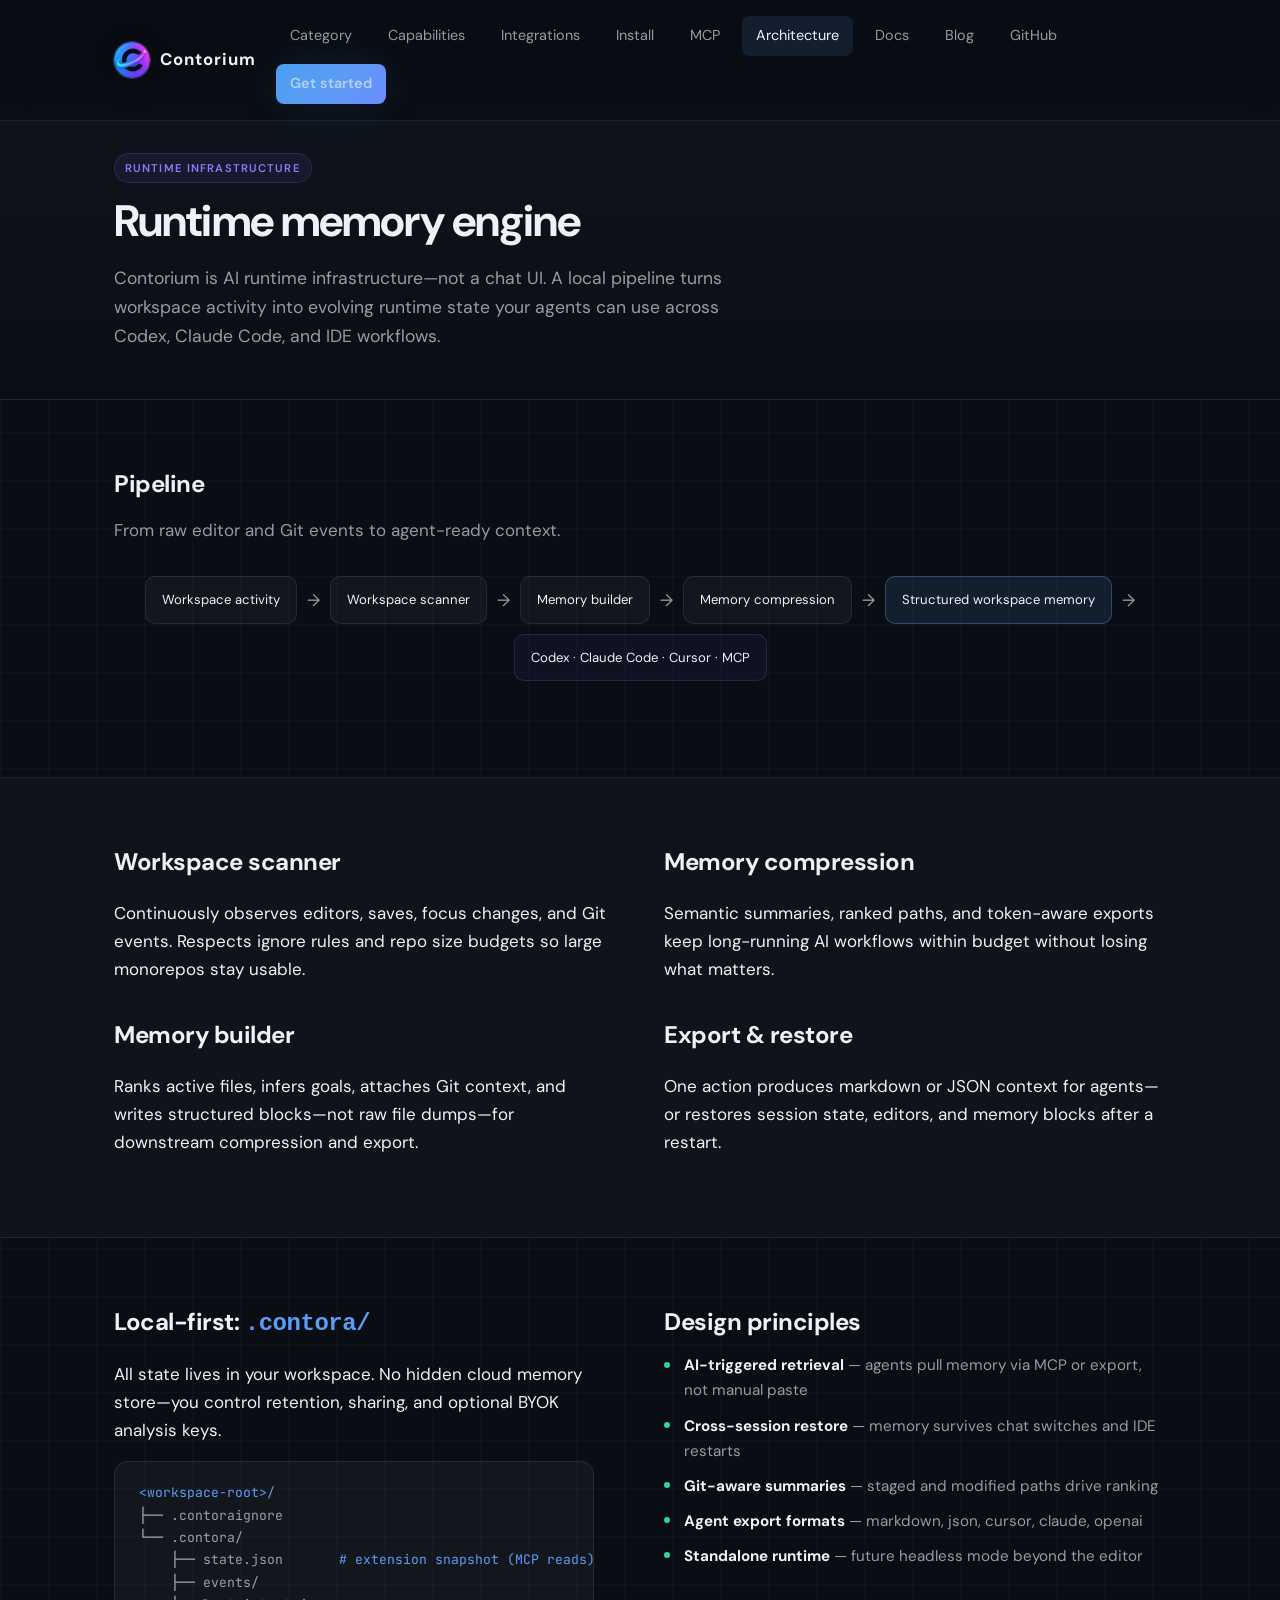
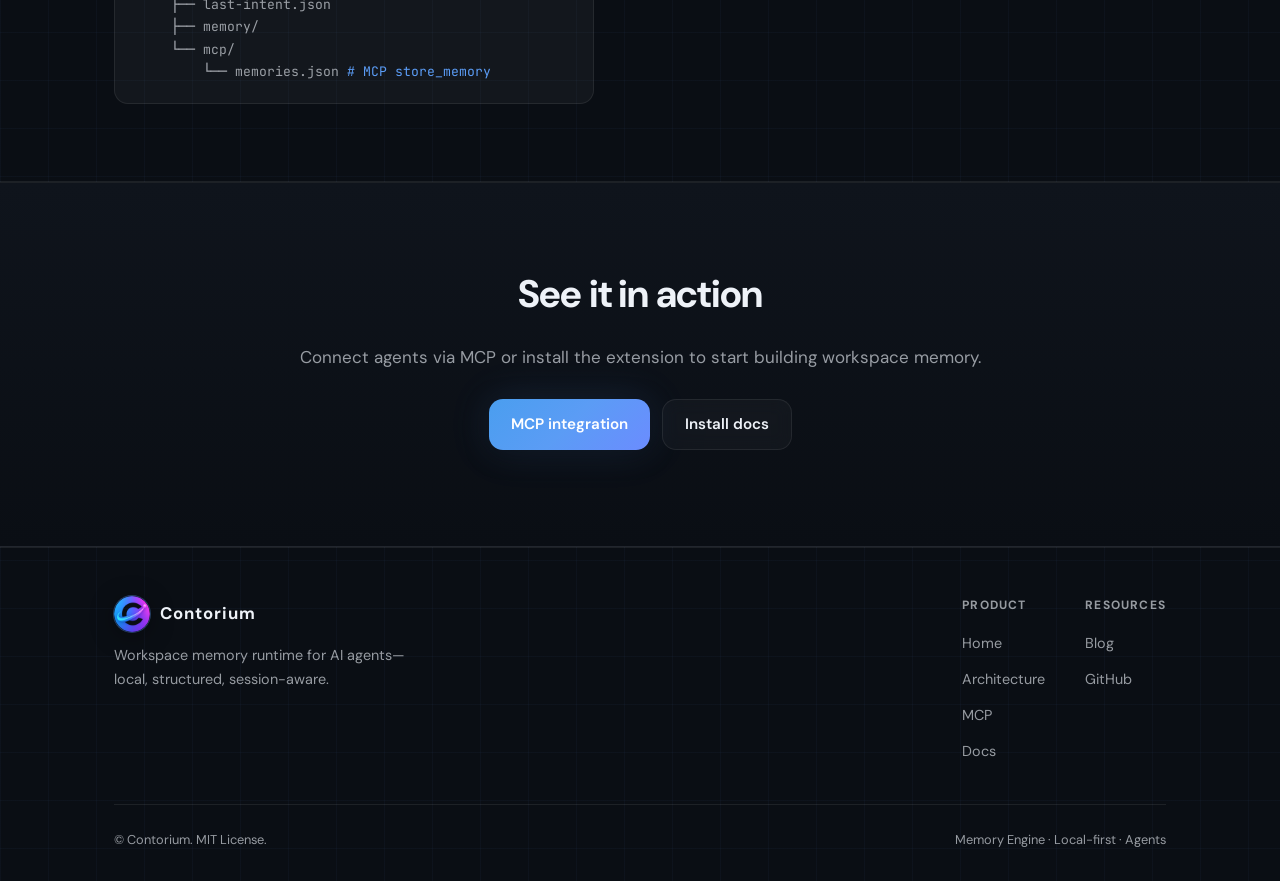
<file: architecture/index.html>
<!DOCTYPE html>
<html lang="en">
  <head>
    <meta charset="UTF-8" />
    <meta name="viewport" content="width=device-width, initial-scale=1.0" />
    <meta
      name="description"
      content="Contorium runtime memory architecture — workspace scanner, compression, lifecycle-aware state, and MCP interface."
    />
    <title>Architecture — Contorium Runtime Memory Engine</title>
    <link rel="icon" href="../logo.png" type="image/png" />
    <link rel="preconnect" href="https://fonts.googleapis.com" />
    <link rel="preconnect" href="https://fonts.gstatic.com" crossorigin />
    <link
      href="https://fonts.googleapis.com/css2?family=DM+Sans:ital,opsz,wght@0,9..40,400;0,9..40,500;0,9..40,600;0,9..40,700;1,9..40,400&family=JetBrains+Mono:wght@400;500&display=swap"
      rel="stylesheet"
    />
    <link rel="stylesheet" href="../styles.css" />
  </head>
  <body>
    <header class="site-header">
      <nav class="nav-inner" aria-label="Primary">
        <a href="../index.html" class="logo">
          <img class="logo-img" src="../logo.png" width="36" height="36" alt="Contorium" />
          Contorium
        </a>
        <div class="nav-links">
          <a href="../index.html#category">Category</a>
          <a href="../index.html#capabilities">Capabilities</a>
          <a href="../index.html#integrations">Integrations</a>
          <a href="../index.html#install">Install</a>
          <a href="../mcp/">MCP</a>
          <a href="index.html" class="nav-active">Architecture</a>
          <a href="../docs/">Docs</a>
          <a href="../blog/">Blog</a>
          <a href="https://github.com/ContoriumLabs/contorium" target="_blank" rel="noopener noreferrer">GitHub</a>
          <a href="../docs/" class="btn btn-primary btn-sm">Get started</a>
        </div>
      </nav>
    </header>

    <main class="page-main">
      <header class="page-hero">
        <div class="container">
          <span class="section-badge">Runtime infrastructure</span>
          <h1>Runtime memory engine</h1>
          <p class="page-hero-lead">
            Contorium is AI runtime infrastructure—not a chat UI. A local pipeline turns workspace activity into evolving
            runtime state your agents can use across Codex, Claude Code, and IDE workflows.
          </p>
        </div>
      </header>

      <section class="page-section">
        <div class="container">
          <h2>Pipeline</h2>
          <p>From raw editor and Git events to agent-ready context.</p>
          <div class="arch-diagram">
            <span class="arch-box">Workspace activity</span>
            <span class="arch-arrow" aria-hidden="true">→</span>
            <span class="arch-box">Workspace scanner</span>
            <span class="arch-arrow" aria-hidden="true">→</span>
            <span class="arch-box">Memory builder</span>
            <span class="arch-arrow" aria-hidden="true">→</span>
            <span class="arch-box">Memory compression</span>
            <span class="arch-arrow" aria-hidden="true">→</span>
            <span class="arch-box" style="border-color: var(--border-accent); background: var(--accent-soft)">Structured workspace memory</span>
            <span class="arch-arrow" aria-hidden="true">→</span>
            <span class="arch-box" style="border-color: rgba(109, 92, 230, 0.25); background: rgba(109, 92, 230, 0.06)">Codex · Claude Code · Cursor · MCP</span>
          </div>
        </div>
      </section>

      <section class="page-section section-mcp">
        <div class="container two-col">
          <div>
            <h2>Workspace scanner</h2>
            <p>Continuously observes editors, saves, focus changes, and Git events. Respects ignore rules and repo size budgets so large monorepos stay usable.</p>
            <h2 style="margin-top: 32px">Memory builder</h2>
            <p>Ranks active files, infers goals, attaches Git context, and writes structured blocks—not raw file dumps—for downstream compression and export.</p>
          </div>
          <div>
            <h2>Memory compression</h2>
            <p>Semantic summaries, ranked paths, and token-aware exports keep long-running AI workflows within budget without losing what matters.</p>
            <h2 style="margin-top: 32px">Export &amp; restore</h2>
            <p>One action produces markdown or JSON context for agents—or restores session state, editors, and memory blocks after a restart.</p>
          </div>
        </div>
      </section>

      <section class="page-section">
        <div class="container two-col">
          <div>
            <h2>Local-first: <code style="color: var(--accent)">.contora/</code></h2>
            <p>All state lives in your workspace. No hidden cloud memory store—you control retention, sharing, and optional BYOK analysis keys.</p>
            <pre class="dir-tree" aria-label=".contora directory layout"><span class="dir-highlight">&lt;workspace-root&gt;/</span>
├── .contoraignore
└── .contora/
    ├── state.json       <span class="dir-highlight"># extension snapshot (MCP reads)</span>
    ├── events/
    ├── last-intent.json
    ├── memory/
    └── mcp/
        └── memories.json <span class="dir-highlight"># MCP store_memory</span></pre>
          </div>
          <div>
            <h2>Design principles</h2>
            <ul class="memory-bullets">
              <li><strong style="color: var(--text)">AI-triggered retrieval</strong> — agents pull memory via MCP or export, not manual paste</li>
              <li><strong style="color: var(--text)">Cross-session restore</strong> — memory survives chat switches and IDE restarts</li>
              <li><strong style="color: var(--text)">Git-aware summaries</strong> — staged and modified paths drive ranking</li>
              <li><strong style="color: var(--text)">Agent export formats</strong> — markdown, json, cursor, claude, openai</li>
              <li><strong style="color: var(--text)">Standalone runtime</strong> — future headless mode beyond the editor</li>
            </ul>
          </div>
        </div>
      </section>

      <section class="cta-band">
        <h2>See it in action</h2>
        <p>Connect agents via MCP or install the extension to start building workspace memory.</p>
        <div class="cta-buttons">
          <a href="../mcp/" class="btn btn-primary">MCP integration</a>
          <a href="../docs/" class="btn btn-ghost">Install docs</a>
        </div>
      </section>
    </main>

    <footer class="site-footer">
      <div class="container">
        <div class="footer-grid">
          <div class="footer-brand">
            <a href="../index.html" class="logo">
              <img class="logo-img" src="../logo.png" width="36" height="36" alt="Contorium" />
              Contorium
            </a>
            <p>Workspace memory runtime for AI agents—local, structured, session-aware.</p>
          </div>
          <div class="footer-links">
            <div class="footer-col">
              <h4>Product</h4>
              <ul>
                <li><a href="../index.html">Home</a></li>
                <li><a href="index.html">Architecture</a></li>
                <li><a href="../mcp/">MCP</a></li>
                <li><a href="../docs/">Docs</a></li>
              </ul>
            </div>
            <div class="footer-col">
              <h4>Resources</h4>
              <ul>
                <li><a href="../blog/">Blog</a></li>
                <li><a href="https://github.com/ContoriumLabs/contorium" target="_blank" rel="noopener noreferrer">GitHub</a></li>
              </ul>
            </div>
          </div>
        </div>
        <div class="footer-bottom">
          <span>© Contorium. MIT License.</span>
          <span>Memory Engine · Local-first · Agents</span>
        </div>
      </div>
    </footer>
  </body>
</html>
</file>
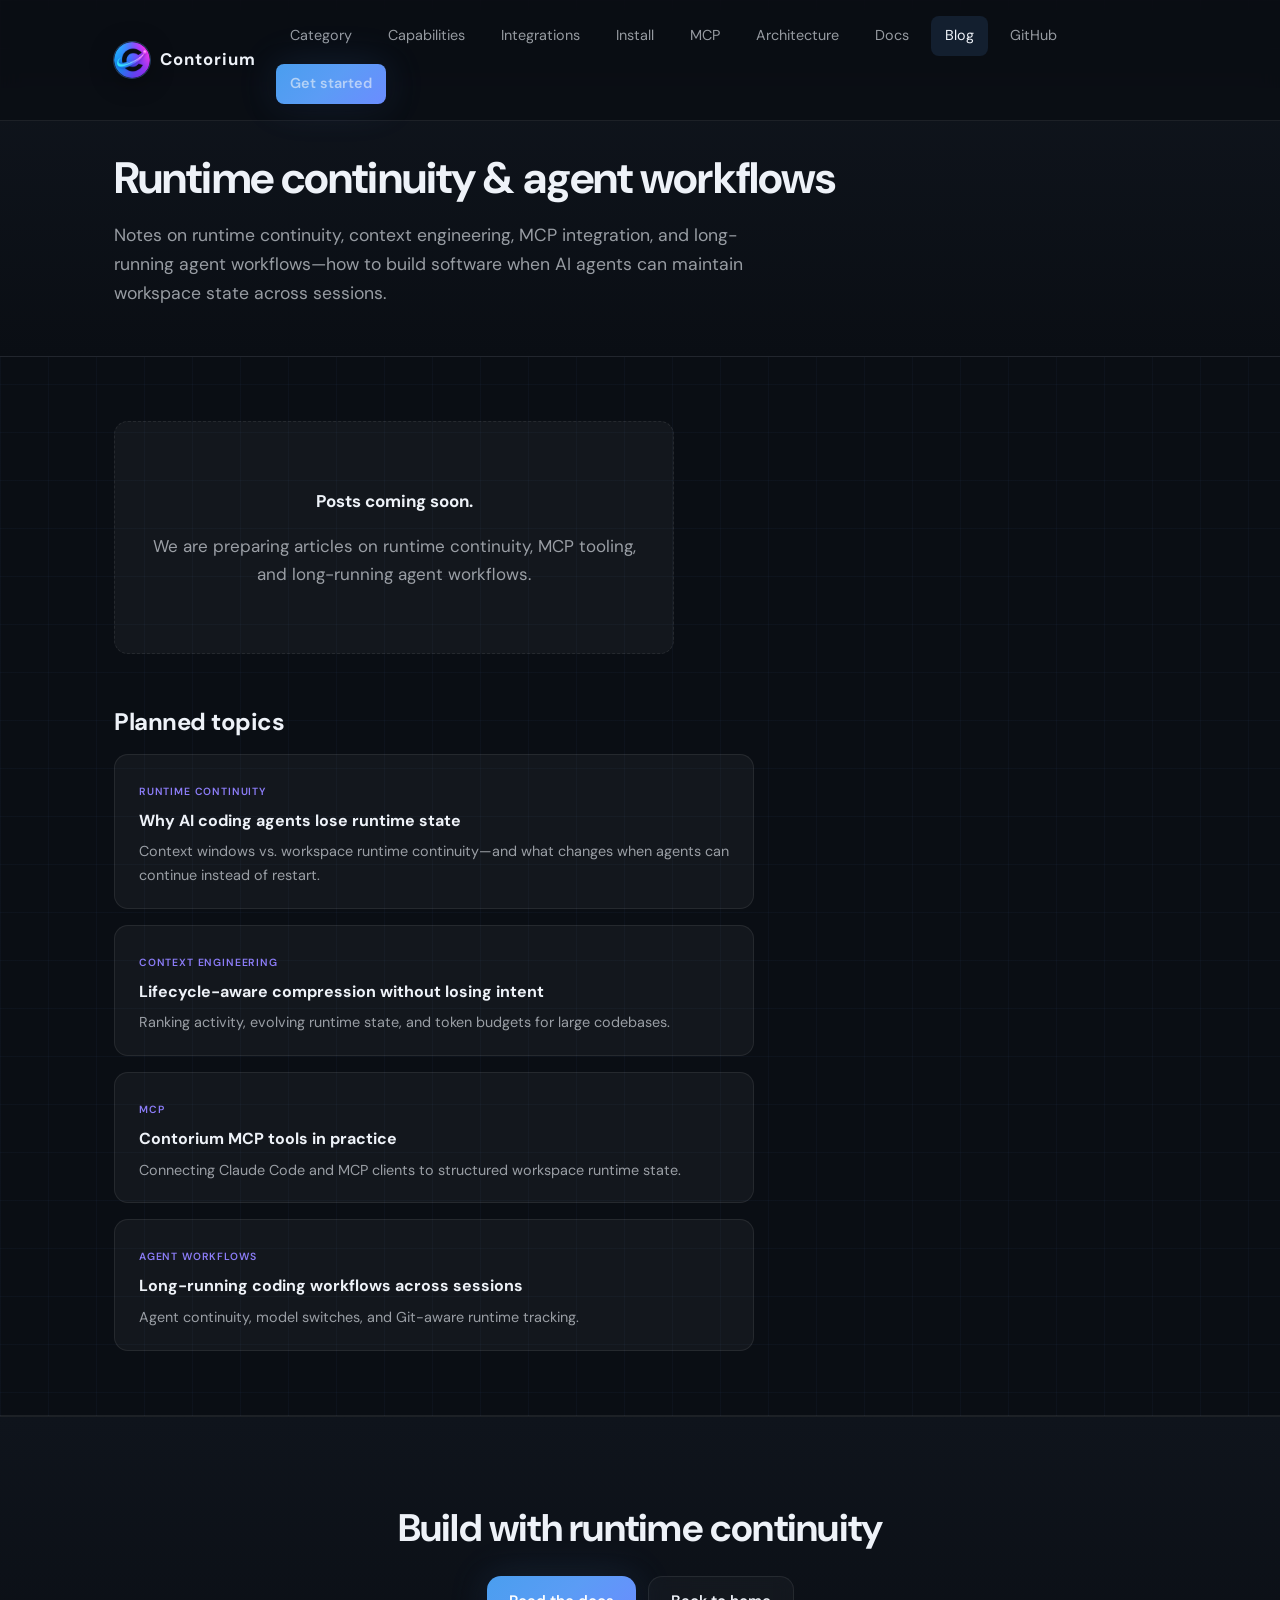
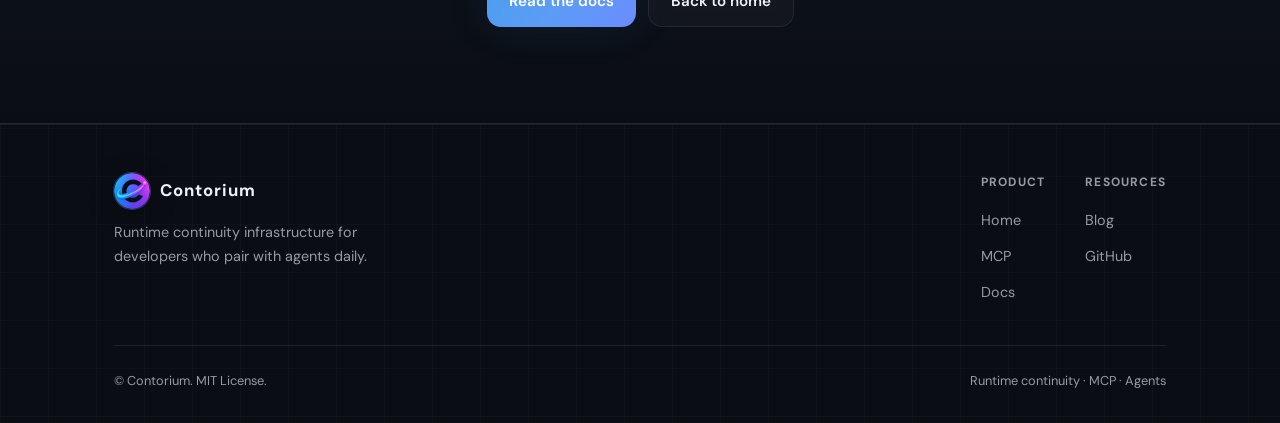
<file: blog/index.html>
<!DOCTYPE html>
<html lang="en">
  <head>
    <meta charset="UTF-8" />
    <meta name="viewport" content="width=device-width, initial-scale=1.0" />
    <meta
      name="description"
      content="Contorium blog — runtime continuity, context engineering, MCP, and agent workflows for AI coding infrastructure."
    />
    <title>Blog — Contorium Runtime Infrastructure</title>
    <link rel="icon" href="../logo.png" type="image/png" />
    <link rel="preconnect" href="https://fonts.googleapis.com" />
    <link rel="preconnect" href="https://fonts.gstatic.com" crossorigin />
    <link
      href="https://fonts.googleapis.com/css2?family=DM+Sans:ital,opsz,wght@0,9..40,400;0,9..40,500;0,9..40,600;0,9..40,700;1,9..40,400&family=JetBrains+Mono:wght@400;500&display=swap"
      rel="stylesheet"
    />
    <link rel="stylesheet" href="../styles.css" />
  </head>
  <body>
    <header class="site-header">
      <nav class="nav-inner" aria-label="Primary">
        <a href="../index.html" class="logo">
          <img class="logo-img" src="../logo.png" width="36" height="36" alt="Contorium" />
          Contorium
        </a>
        <div class="nav-links">
          <a href="../index.html#category">Category</a>
          <a href="../index.html#capabilities">Capabilities</a>
          <a href="../index.html#integrations">Integrations</a>
          <a href="../index.html#install">Install</a>
          <a href="../mcp/">MCP</a>
          <a href="../architecture/">Architecture</a>
          <a href="../docs/">Docs</a>
          <a href="index.html" class="nav-active">Blog</a>
          <a href="https://github.com/ContoriumLabs/contorium" target="_blank" rel="noopener noreferrer">GitHub</a>
          <a href="../docs/" class="btn btn-primary btn-sm">Get started</a>
        </div>
      </nav>
    </header>

    <main class="page-main">
      <header class="page-hero">
        <div class="container">
          <h1>Runtime continuity &amp; agent workflows</h1>
          <p class="page-hero-lead">
            Notes on runtime continuity, context engineering, MCP integration, and long-running agent workflows—how to
            build software when AI agents can maintain workspace state across sessions.
          </p>
        </div>
      </header>

      <section class="page-section">
        <div class="container">
          <div class="blog-coming">
            <p><strong style="color: var(--text)">Posts coming soon.</strong></p>
            <p>We are preparing articles on runtime continuity, MCP tooling, and long-running agent workflows.</p>
          </div>

          <h2 style="margin-top: 48px">Planned topics</h2>
          <ul class="blog-list">
            <li>
              <span class="blog-tag">Runtime continuity</span>
              <h3>Why AI coding agents lose runtime state</h3>
              <p>Context windows vs. workspace runtime continuity—and what changes when agents can continue instead of restart.</p>
            </li>
            <li>
              <span class="blog-tag">Context engineering</span>
              <h3>Lifecycle-aware compression without losing intent</h3>
              <p>Ranking activity, evolving runtime state, and token budgets for large codebases.</p>
            </li>
            <li>
              <span class="blog-tag">MCP</span>
              <h3>Contorium MCP tools in practice</h3>
              <p>Connecting Claude Code and MCP clients to structured workspace runtime state.</p>
            </li>
            <li>
              <span class="blog-tag">Agent workflows</span>
              <h3>Long-running coding workflows across sessions</h3>
              <p>Agent continuity, model switches, and Git-aware runtime tracking.</p>
            </li>
          </ul>
        </div>
      </section>

      <section class="cta-band">
        <h2>Build with runtime continuity</h2>
        <div class="cta-buttons">
          <a href="../docs/" class="btn btn-primary">Read the docs</a>
          <a href="../index.html" class="btn btn-ghost">Back to home</a>
        </div>
      </section>
    </main>

    <footer class="site-footer">
      <div class="container">
        <div class="footer-grid">
          <div class="footer-brand">
            <a href="../index.html" class="logo">
              <img class="logo-img" src="../logo.png" width="36" height="36" alt="Contorium" />
              Contorium
            </a>
            <p>Runtime continuity infrastructure for developers who pair with agents daily.</p>
          </div>
          <div class="footer-links">
            <div class="footer-col">
              <h4>Product</h4>
              <ul>
                <li><a href="../index.html">Home</a></li>
                <li><a href="../mcp/">MCP</a></li>
                <li><a href="../docs/">Docs</a></li>
              </ul>
            </div>
            <div class="footer-col">
              <h4>Resources</h4>
              <ul>
                <li><a href="index.html">Blog</a></li>
                <li><a href="https://github.com/ContoriumLabs/contorium" target="_blank" rel="noopener noreferrer">GitHub</a></li>
              </ul>
            </div>
          </div>
        </div>
        <div class="footer-bottom">
          <span>© Contorium. MIT License.</span>
          <span>Runtime continuity · MCP · Agents</span>
        </div>
      </div>
    </footer>
  </body>
</html>
</file>
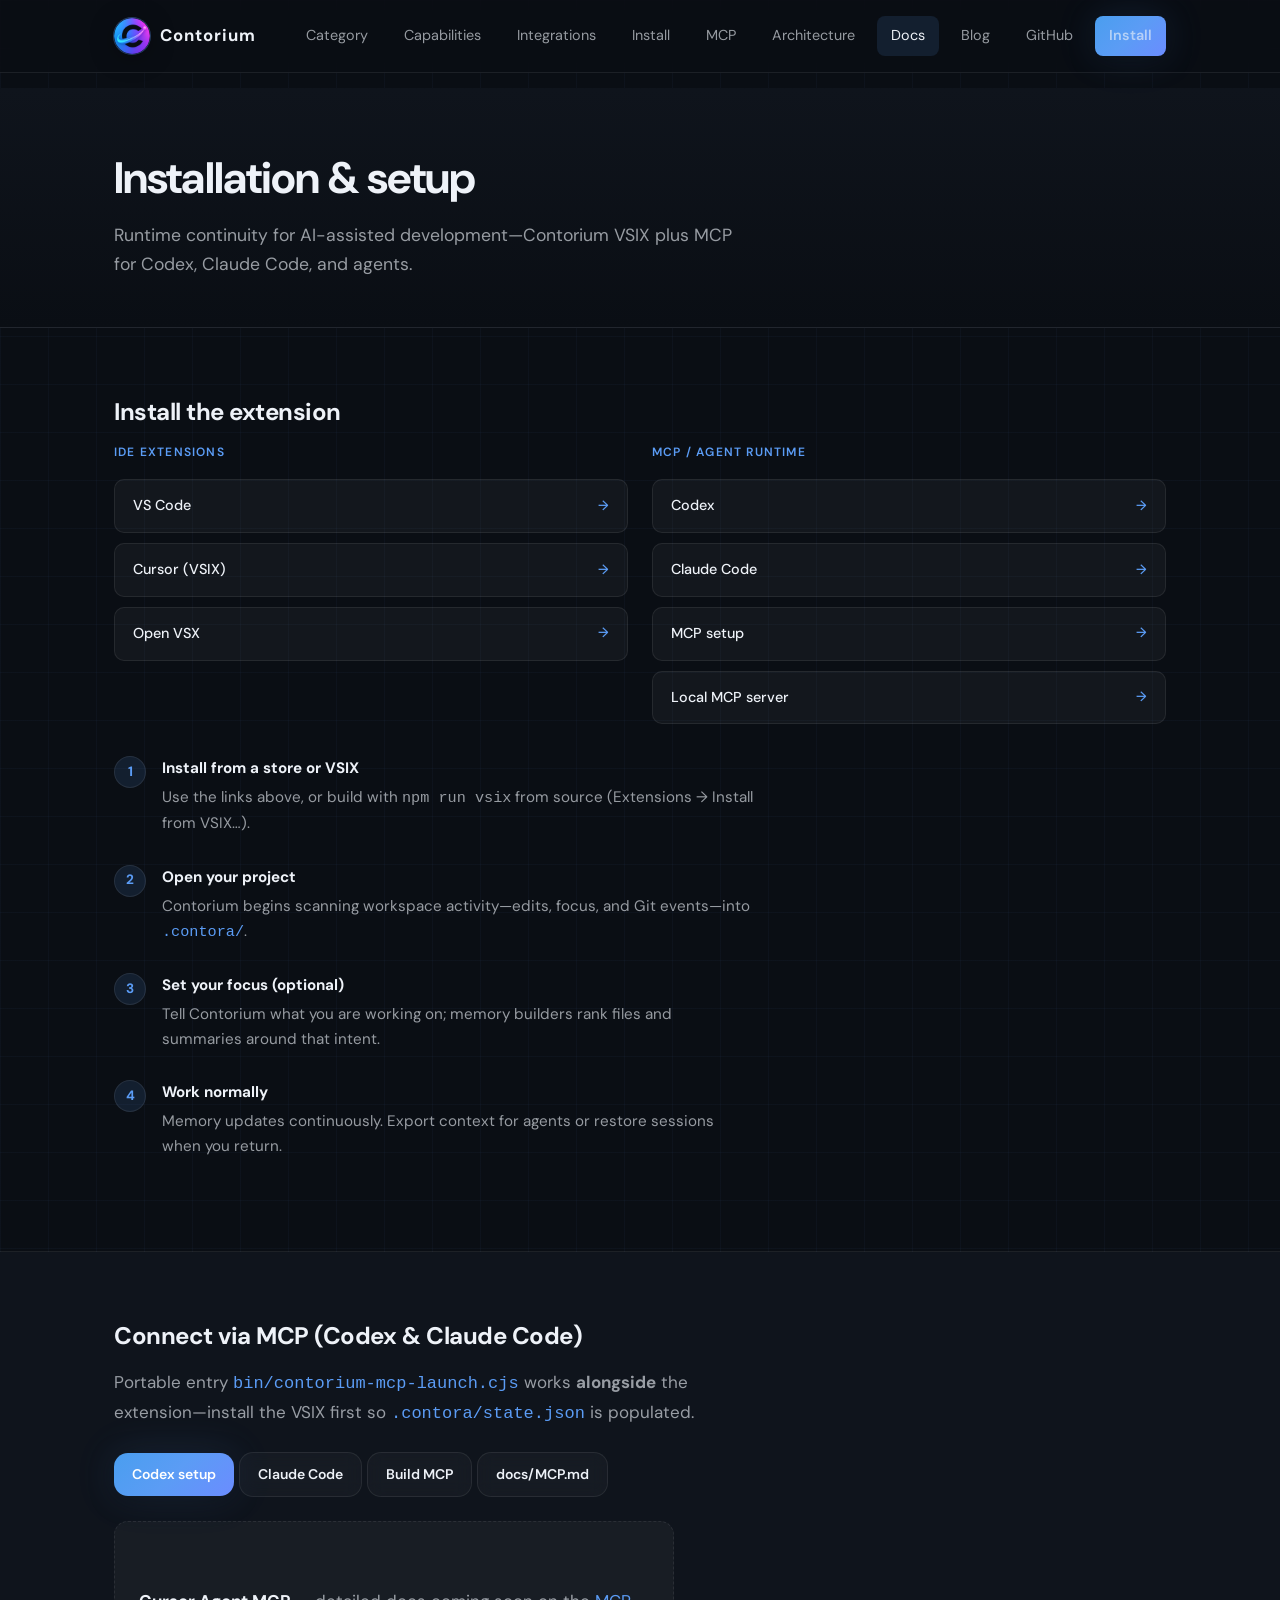
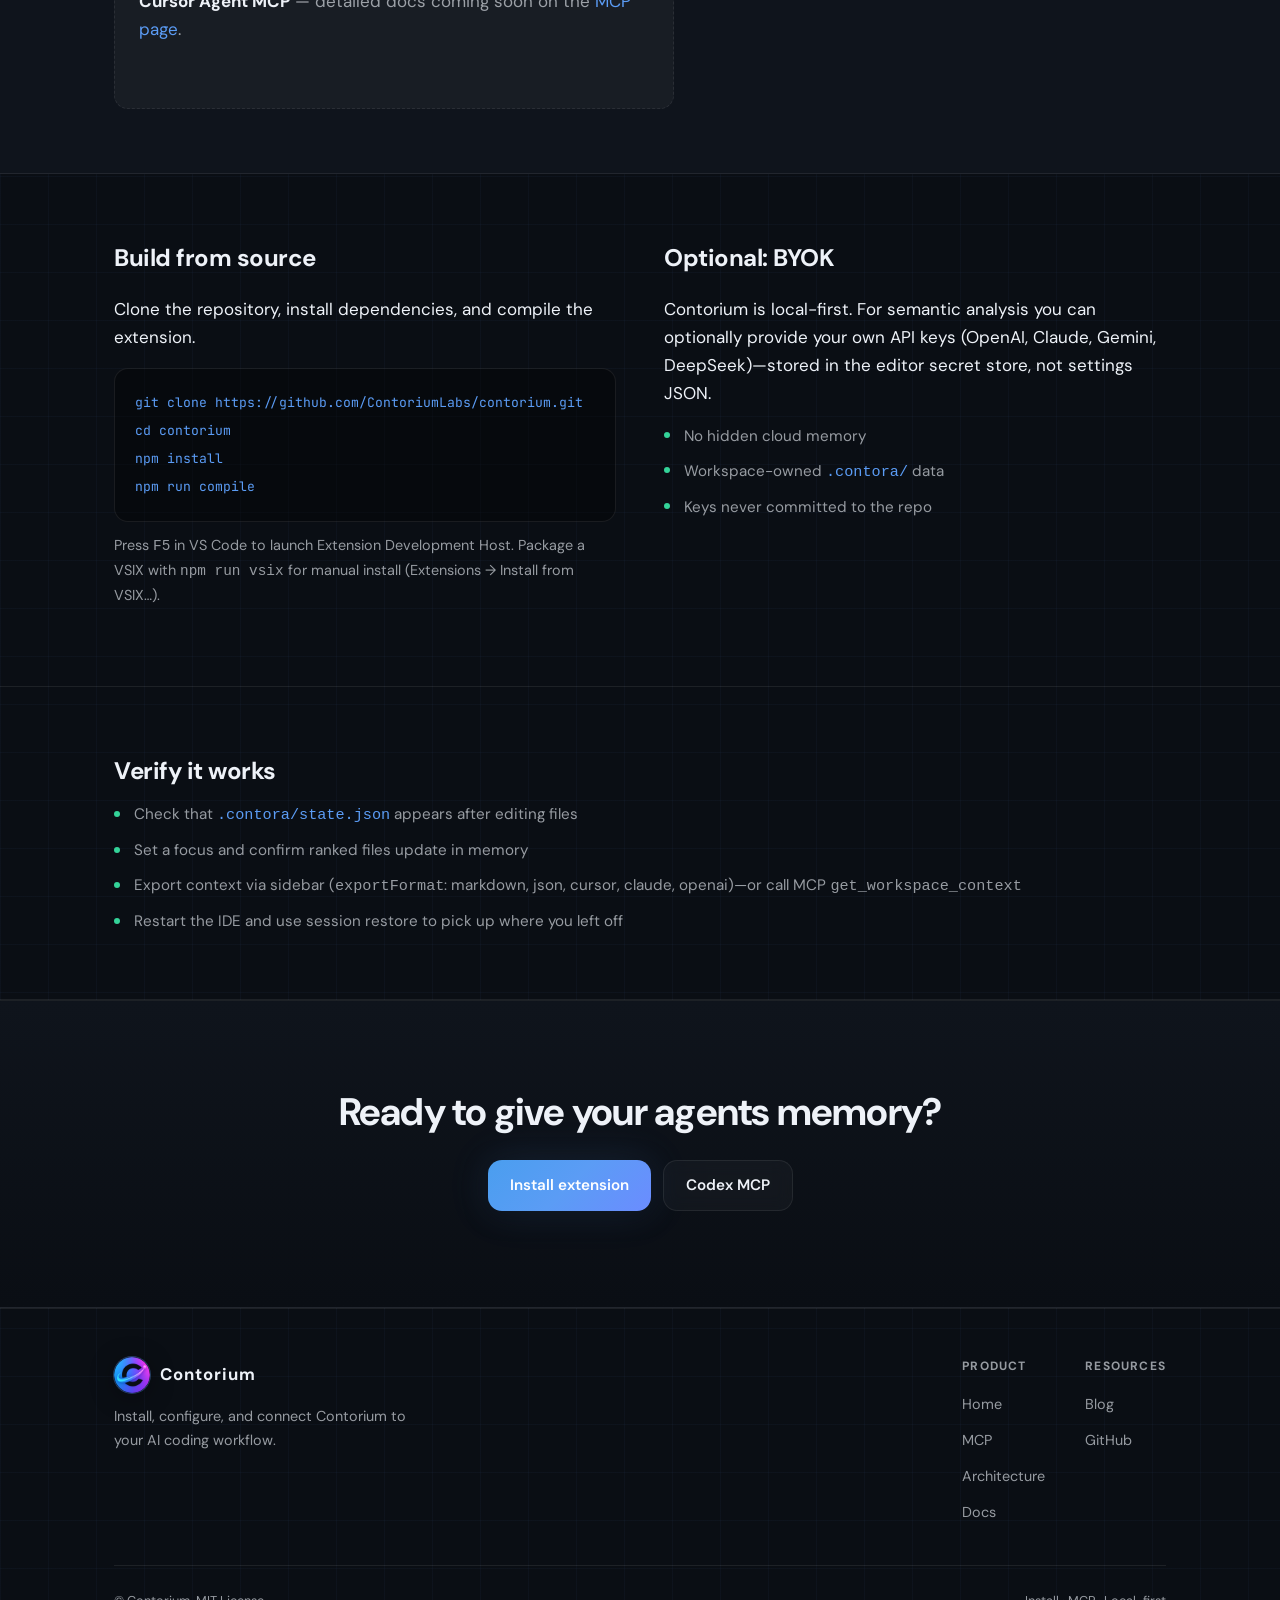
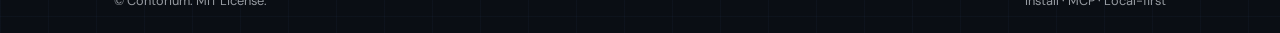
<file: docs/index.html>
<!DOCTYPE html>
<html lang="en">
  <head>
    <meta charset="UTF-8" />
    <meta name="viewport" content="width=device-width, initial-scale=1.0" />
    <meta
      name="description"
      content="Install Contorium — runtime memory infrastructure for VS Code, Cursor, Codex, Claude Code, and MCP agents."
    />
    <title>Docs — Install Contorium</title>
    <link rel="icon" href="../logo.png" type="image/png" />
    <link rel="preconnect" href="https://fonts.googleapis.com" />
    <link rel="preconnect" href="https://fonts.gstatic.com" crossorigin />
    <link
      href="https://fonts.googleapis.com/css2?family=DM+Sans:ital,opsz,wght@0,9..40,400;0,9..40,500;0,9..40,600;0,9..40,700;1,9..40,400&family=JetBrains+Mono:wght@400;500&display=swap"
      rel="stylesheet"
    />
    <link rel="stylesheet" href="../styles.css" />
  </head>
  <body>
    <header class="site-header">
      <nav class="nav-inner" aria-label="Primary">
        <a href="../index.html" class="logo">
          <img class="logo-img" src="../logo.png" width="36" height="36" alt="Contorium" />
          Contorium
        </a>
        <div class="nav-links">
          <a href="../index.html#category">Category</a>
          <a href="../index.html#capabilities">Capabilities</a>
          <a href="../index.html#integrations">Integrations</a>
          <a href="../index.html#install">Install</a>
          <a href="../mcp/">MCP</a>
          <a href="../architecture/">Architecture</a>
          <a href="index.html" class="nav-active">Docs</a>
          <a href="../blog/">Blog</a>
          <a href="https://github.com/ContoriumLabs/contorium" target="_blank" rel="noopener noreferrer">GitHub</a>
          <a
            href="../index.html#install"
            class="btn btn-primary btn-sm"
            >Install</a
          >
        </div>
      </nav>
    </header>

    <main class="page-main">
      <header class="page-hero">
        <div class="container">
          <h1>Installation &amp; setup</h1>
          <p class="page-hero-lead">
            Runtime continuity for AI-assisted development—Contorium VSIX plus MCP for Codex, Claude Code, and agents.
          </p>
        </div>
      </header>

      <section class="page-section" id="install">
        <div class="container">
          <h2>Install the extension</h2>
          <div class="install-grid" style="margin-top: 0; margin-bottom: 32px">
            <div class="install-col">
              <h3>IDE extensions</h3>
              <ul class="install-links">
                <li>
                  <a
                    href="https://marketplace.visualstudio.com/search?term=contorium&target=VSCode&category=All%20categories&sortBy=Relevance"
                    target="_blank"
                    rel="noopener noreferrer"
                    >VS Code <span class="install-arrow" aria-hidden="true">→</span></a
                  >
                </li>
                <li>
                  <a
                    href="https://marketplace.visualstudio.com/search?term=contorium&target=VSCode&category=All%20categories&sortBy=Relevance"
                    target="_blank"
                    rel="noopener noreferrer"
                    >Cursor (VSIX) <span class="install-arrow" aria-hidden="true">→</span></a
                  >
                </li>
                <li>
                  <a
                    href="https://open-vsx.org/?search=contorium&sortBy=relevance&sortOrder=desc"
                    target="_blank"
                    rel="noopener noreferrer"
                    >Open VSX <span class="install-arrow" aria-hidden="true">→</span></a
                  >
                </li>
              </ul>
            </div>
            <div class="install-col">
              <h3>MCP / agent runtime</h3>
              <ul class="install-links">
                <li>
                  <a href="../mcp/#codex">Codex <span class="install-arrow" aria-hidden="true">→</span></a>
                </li>
                <li>
                  <a href="../mcp/#claude-code">Claude Code <span class="install-arrow" aria-hidden="true">→</span></a>
                </li>
                <li>
                  <a href="../mcp/">MCP setup <span class="install-arrow" aria-hidden="true">→</span></a>
                </li>
                <li>
                  <a href="../mcp/#build">Local MCP server <span class="install-arrow" aria-hidden="true">→</span></a>
                </li>
              </ul>
            </div>
          </div>
          <ol class="steps-list">
            <li>
              <strong>Install from a store or VSIX</strong>
              Use the links above, or build with <code>npm run vsix</code> from source (Extensions → Install from VSIX…).
            </li>
            <li>
              <strong>Open your project</strong>
              Contorium begins scanning workspace activity—edits, focus, and Git events—into <code style="color: var(--accent)">.contora/</code>.
            </li>
            <li>
              <strong>Set your focus (optional)</strong>
              Tell Contorium what you are working on; memory builders rank files and summaries around that intent.
            </li>
            <li>
              <strong>Work normally</strong>
              Memory updates continuously. Export context for agents or restore sessions when you return.
            </li>
          </ol>
        </div>
      </section>

      <section class="page-section section-mcp">
        <div class="container">
          <h2>Connect via MCP (Codex &amp; Claude Code)</h2>
          <p>
            Portable entry <code style="color: var(--accent)">bin/contorium-mcp-launch.cjs</code> works
            <strong>alongside</strong> the extension—install the VSIX first so
            <code style="color: var(--accent)">.contora/state.json</code> is populated.
          </p>
          <p class="section-cta-inline">
            <a href="../mcp/#codex" class="btn btn-primary btn-sm">Codex setup</a>
            <a href="../mcp/#claude-code" class="btn btn-ghost btn-sm">Claude Code</a>
            <a href="../mcp/#build" class="btn btn-ghost btn-sm">Build MCP</a>
            <a href="MCP.md" class="btn btn-ghost btn-sm">docs/MCP.md</a>
          </p>
          <div class="blog-coming" style="max-width: 560px; margin-top: 24px; text-align: left">
            <p><strong style="color: var(--text)">Cursor Agent MCP</strong> — detailed docs coming soon on the <a href="../mcp/#cursor">MCP page</a>.</p>
          </div>
        </div>
      </section>

      <section class="page-section">
        <div class="container two-col">
          <div>
            <h2>Build from source</h2>
            <p>Clone the repository, install dependencies, and compile the extension.</p>
            <div class="code-block">
              <pre><code>git clone https://github.com/ContoriumLabs/contorium.git
cd contorium
npm install
npm run compile</code></pre>
            </div>
            <p style="color: var(--text-muted); font-size: 0.9rem; margin-top: 12px">
              Press <code>F5</code> in VS Code to launch Extension Development Host. Package a VSIX with
              <code>npm run vsix</code> for manual install (Extensions → Install from VSIX…).
            </p>
          </div>
          <div>
            <h2>Optional: BYOK</h2>
            <p>Contorium is local-first. For semantic analysis you can optionally provide your own API keys (OpenAI, Claude, Gemini, DeepSeek)—stored in the editor secret store, not settings JSON.</p>
            <ul class="memory-bullets">
              <li>No hidden cloud memory</li>
              <li>Workspace-owned <code style="color: var(--accent)">.contora/</code> data</li>
              <li>Keys never committed to the repo</li>
            </ul>
          </div>
        </div>
      </section>

      <section class="page-section">
        <div class="container">
          <h2>Verify it works</h2>
          <ul class="memory-bullets">
            <li>Check that <code style="color: var(--accent)">.contora/state.json</code> appears after editing files</li>
            <li>Set a focus and confirm ranked files update in memory</li>
            <li>Export context via sidebar (<code>exportFormat</code>: markdown, json, cursor, claude, openai)—or call MCP <code>get_workspace_context</code></li>
            <li>Restart the IDE and use session restore to pick up where you left off</li>
          </ul>
        </div>
      </section>

      <section class="cta-band">
        <h2>Ready to give your agents memory?</h2>
        <div class="cta-buttons">
          <a href="../index.html#install" class="btn btn-primary">Install extension</a>
          <a href="../mcp/#codex" class="btn btn-ghost">Codex MCP</a>
        </div>
      </section>
    </main>

    <footer class="site-footer">
      <div class="container">
        <div class="footer-grid">
          <div class="footer-brand">
            <a href="../index.html" class="logo">
              <img class="logo-img" src="../logo.png" width="36" height="36" alt="Contorium" />
              Contorium
            </a>
            <p>Install, configure, and connect Contorium to your AI coding workflow.</p>
          </div>
          <div class="footer-links">
            <div class="footer-col">
              <h4>Product</h4>
              <ul>
                <li><a href="../index.html">Home</a></li>
                <li><a href="../mcp/">MCP</a></li>
                <li><a href="../architecture/">Architecture</a></li>
                <li><a href="index.html">Docs</a></li>
              </ul>
            </div>
            <div class="footer-col">
              <h4>Resources</h4>
              <ul>
                <li><a href="../blog/">Blog</a></li>
                <li><a href="https://github.com/ContoriumLabs/contorium" target="_blank" rel="noopener noreferrer">GitHub</a></li>
              </ul>
            </div>
          </div>
        </div>
        <div class="footer-bottom">
          <span>© Contorium. MIT License.</span>
          <span>Install · MCP · Local-first</span>
        </div>
      </div>
    </footer>
  </body>
</html>
</file>
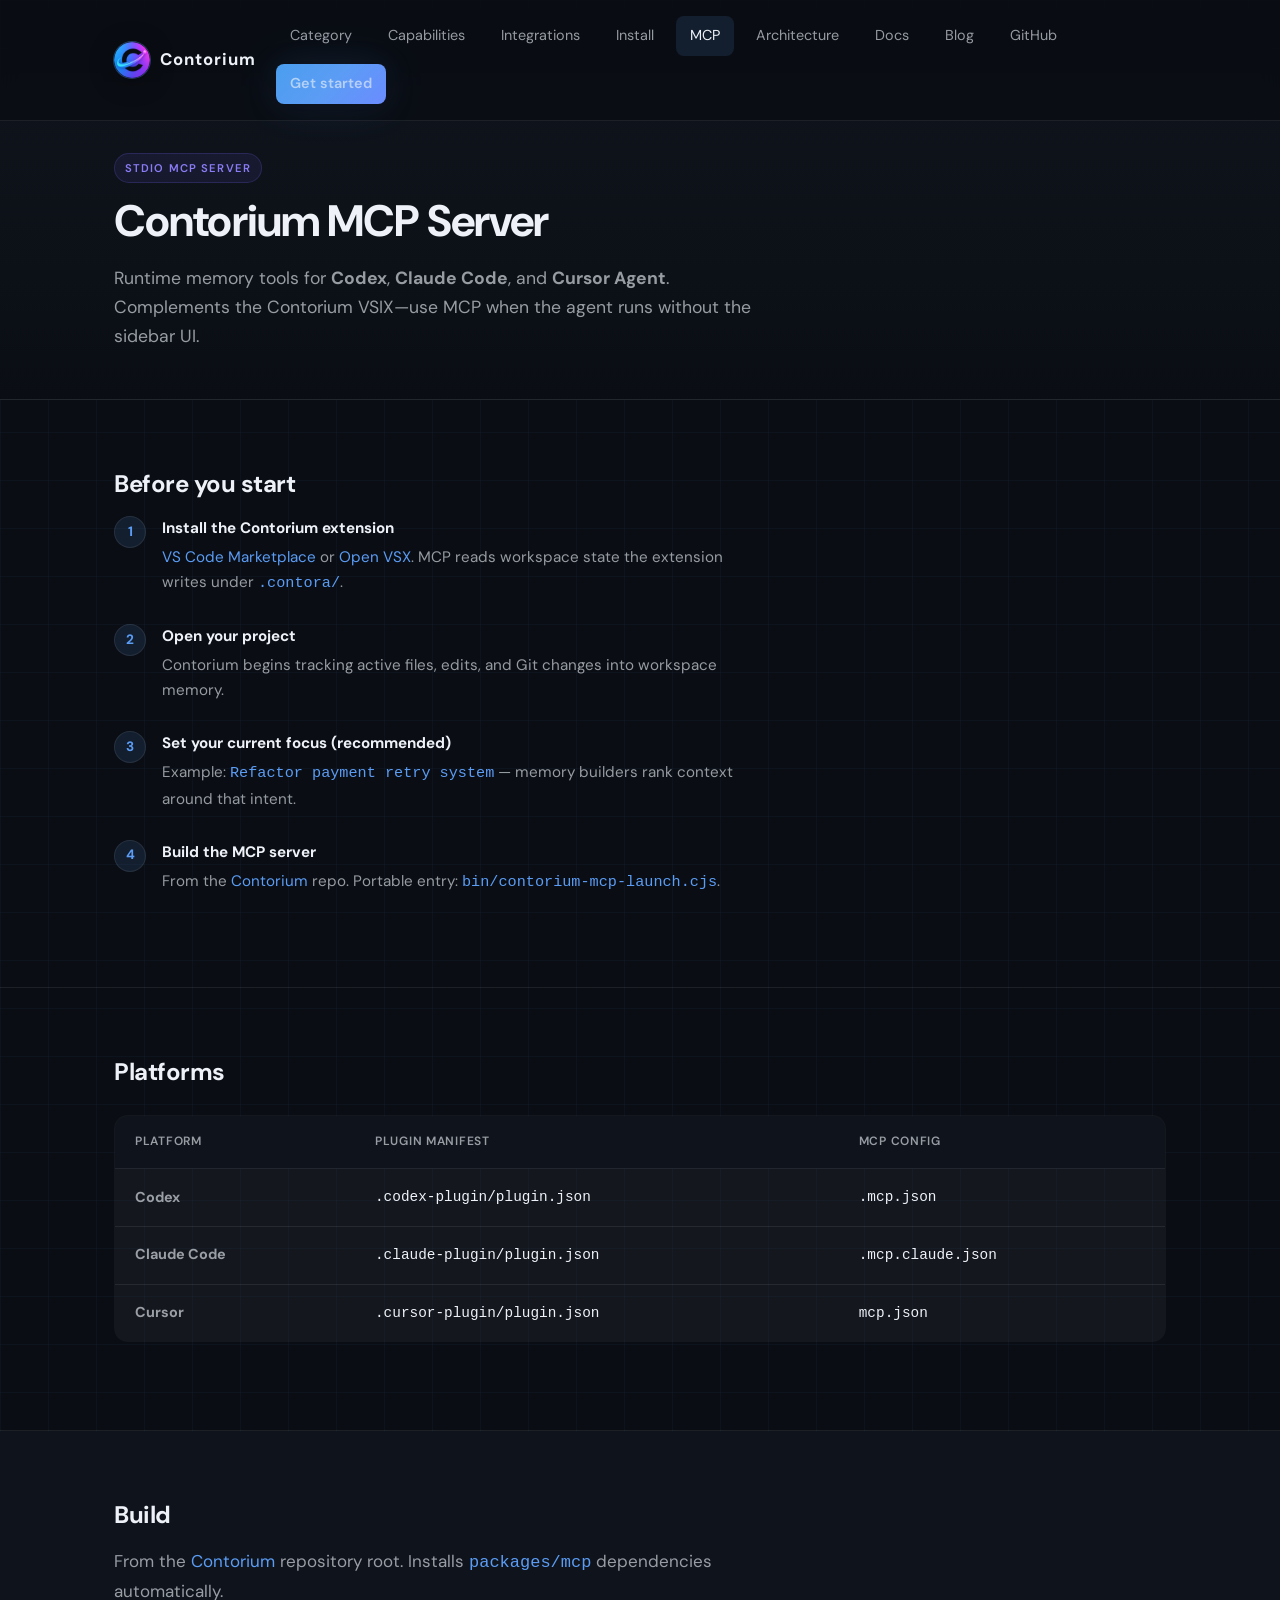
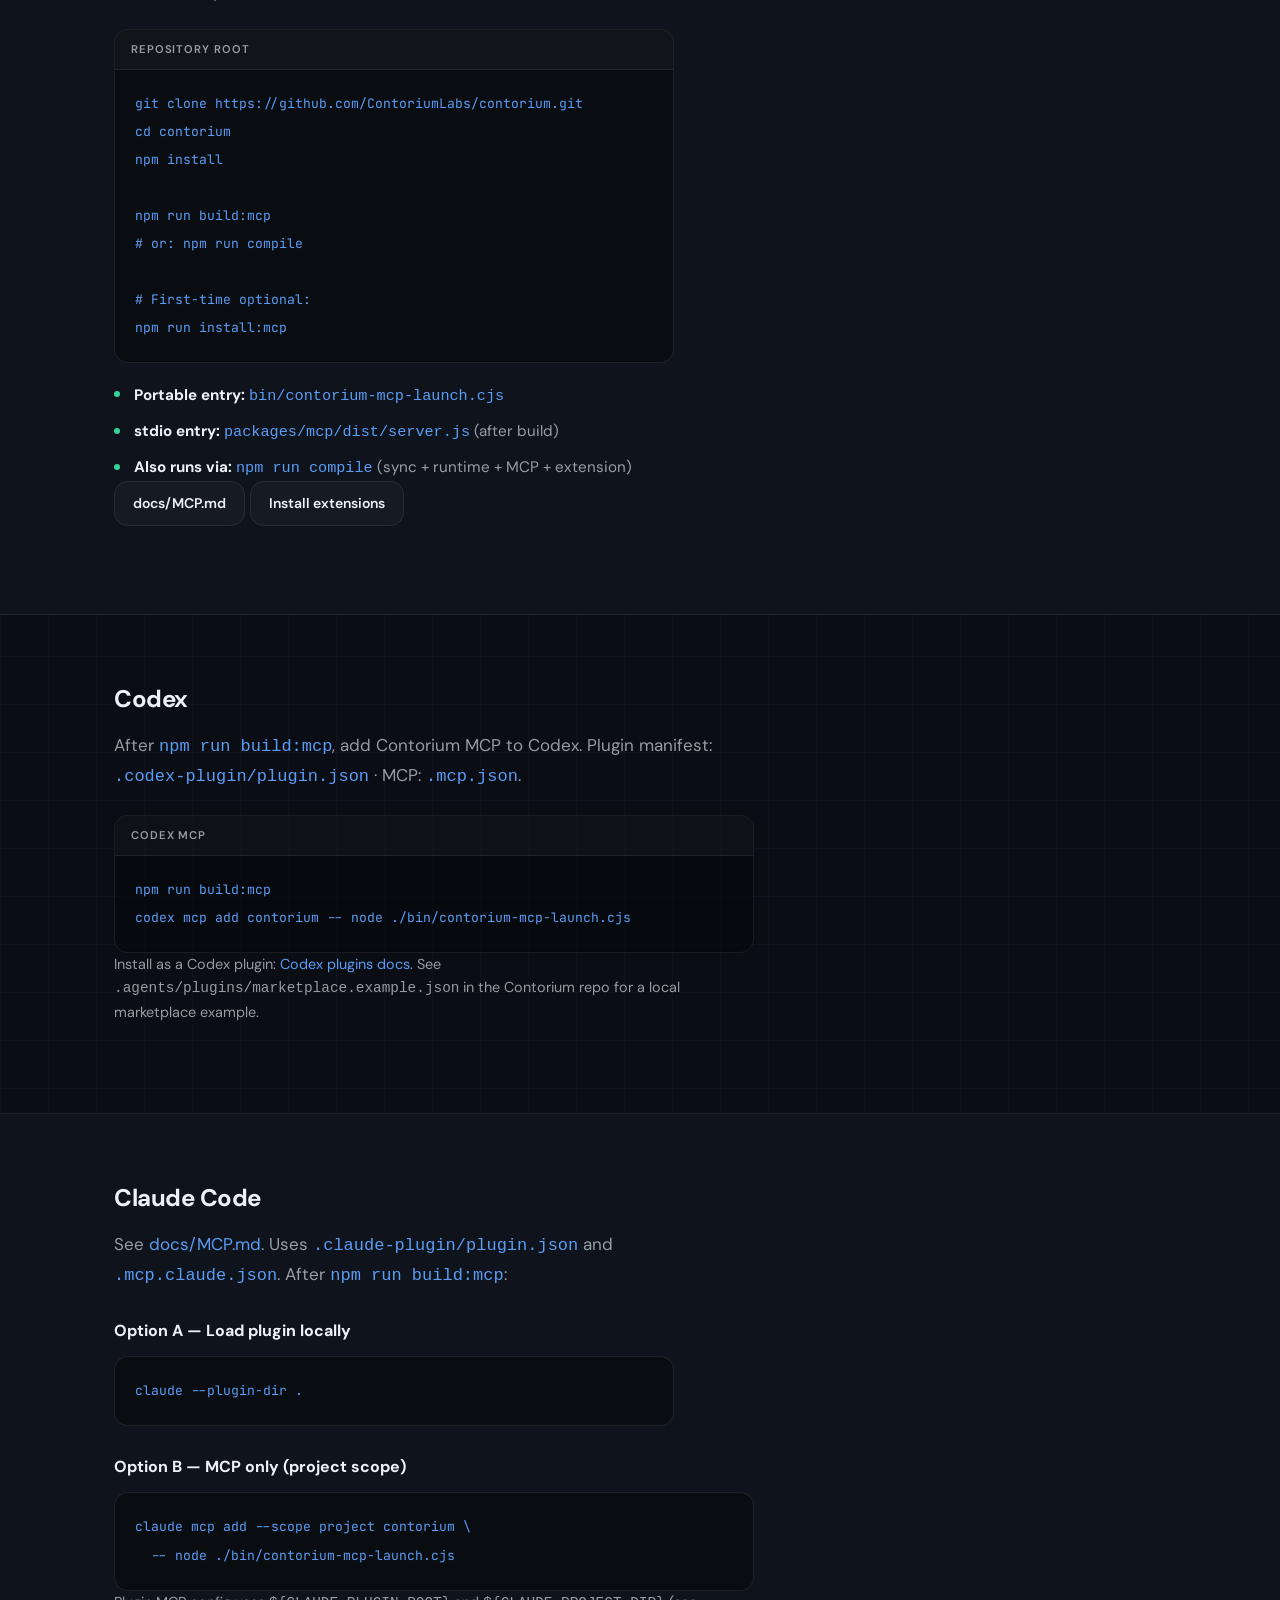
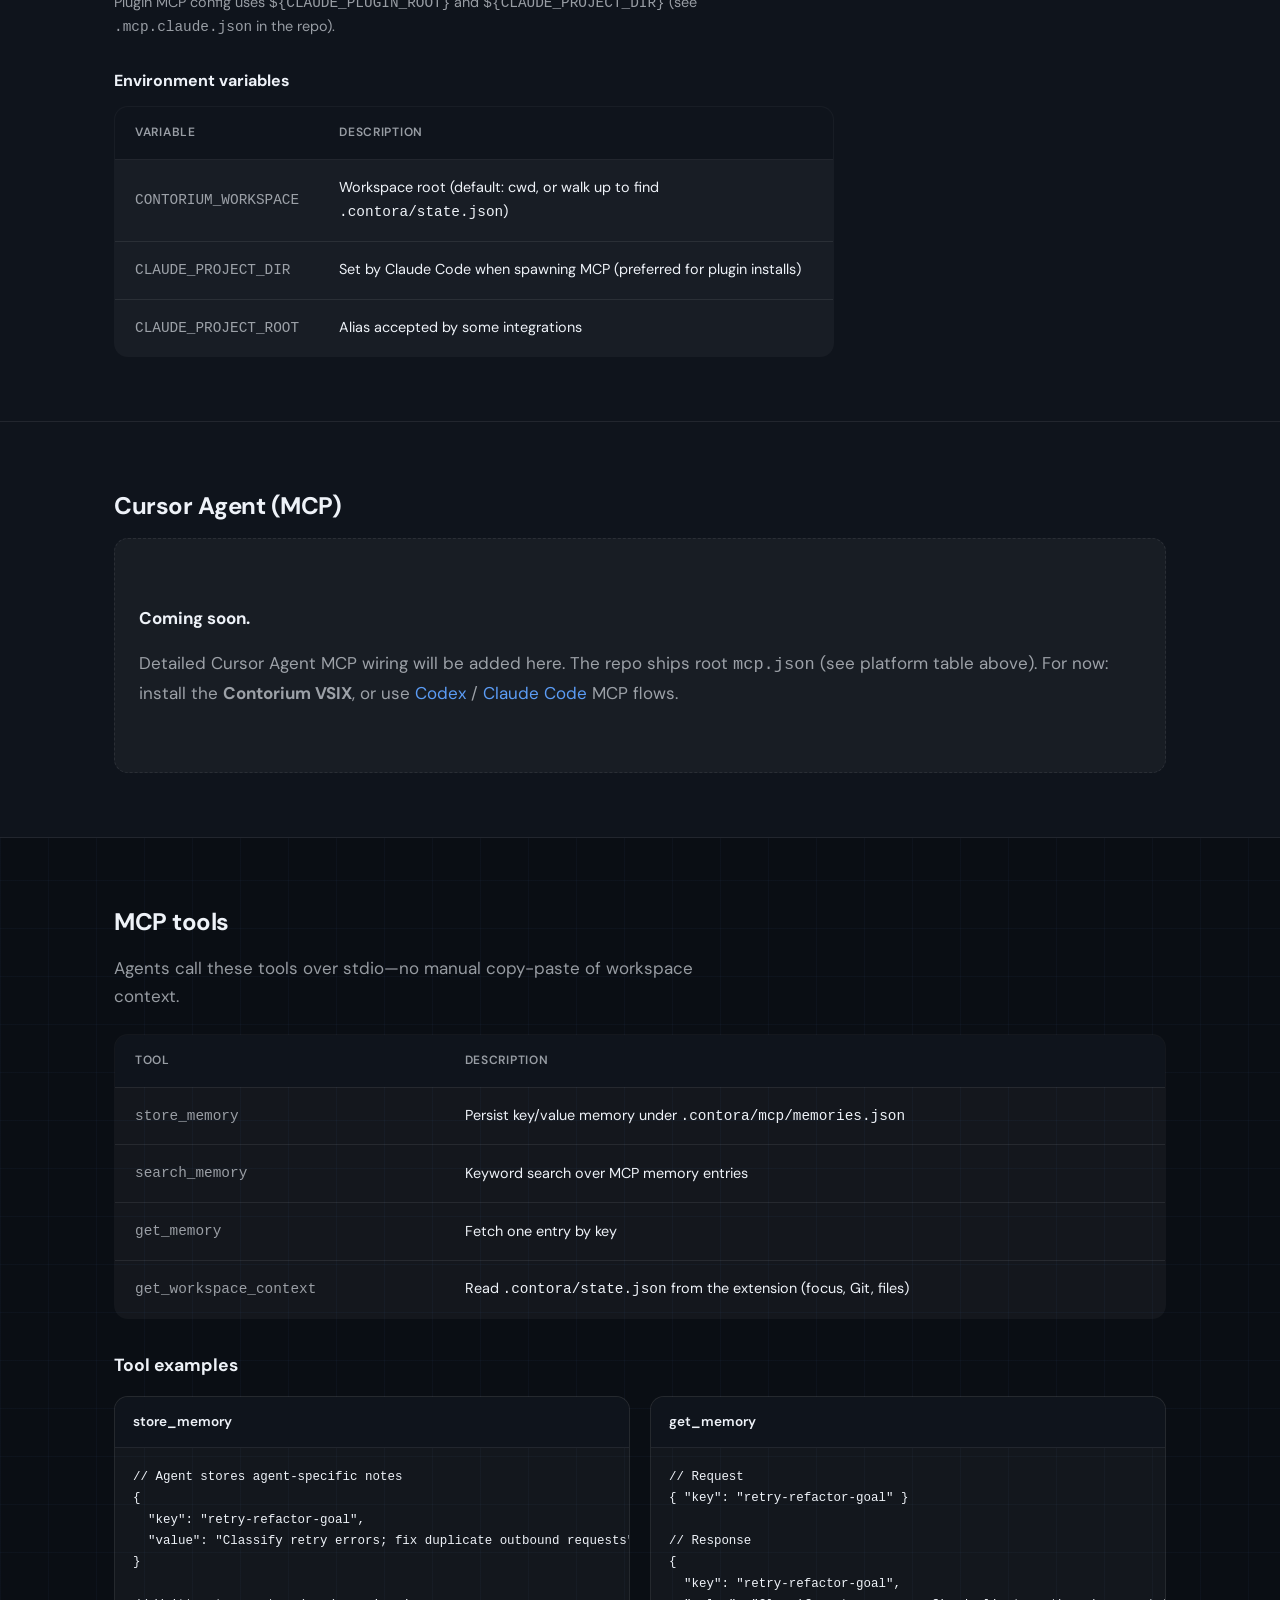
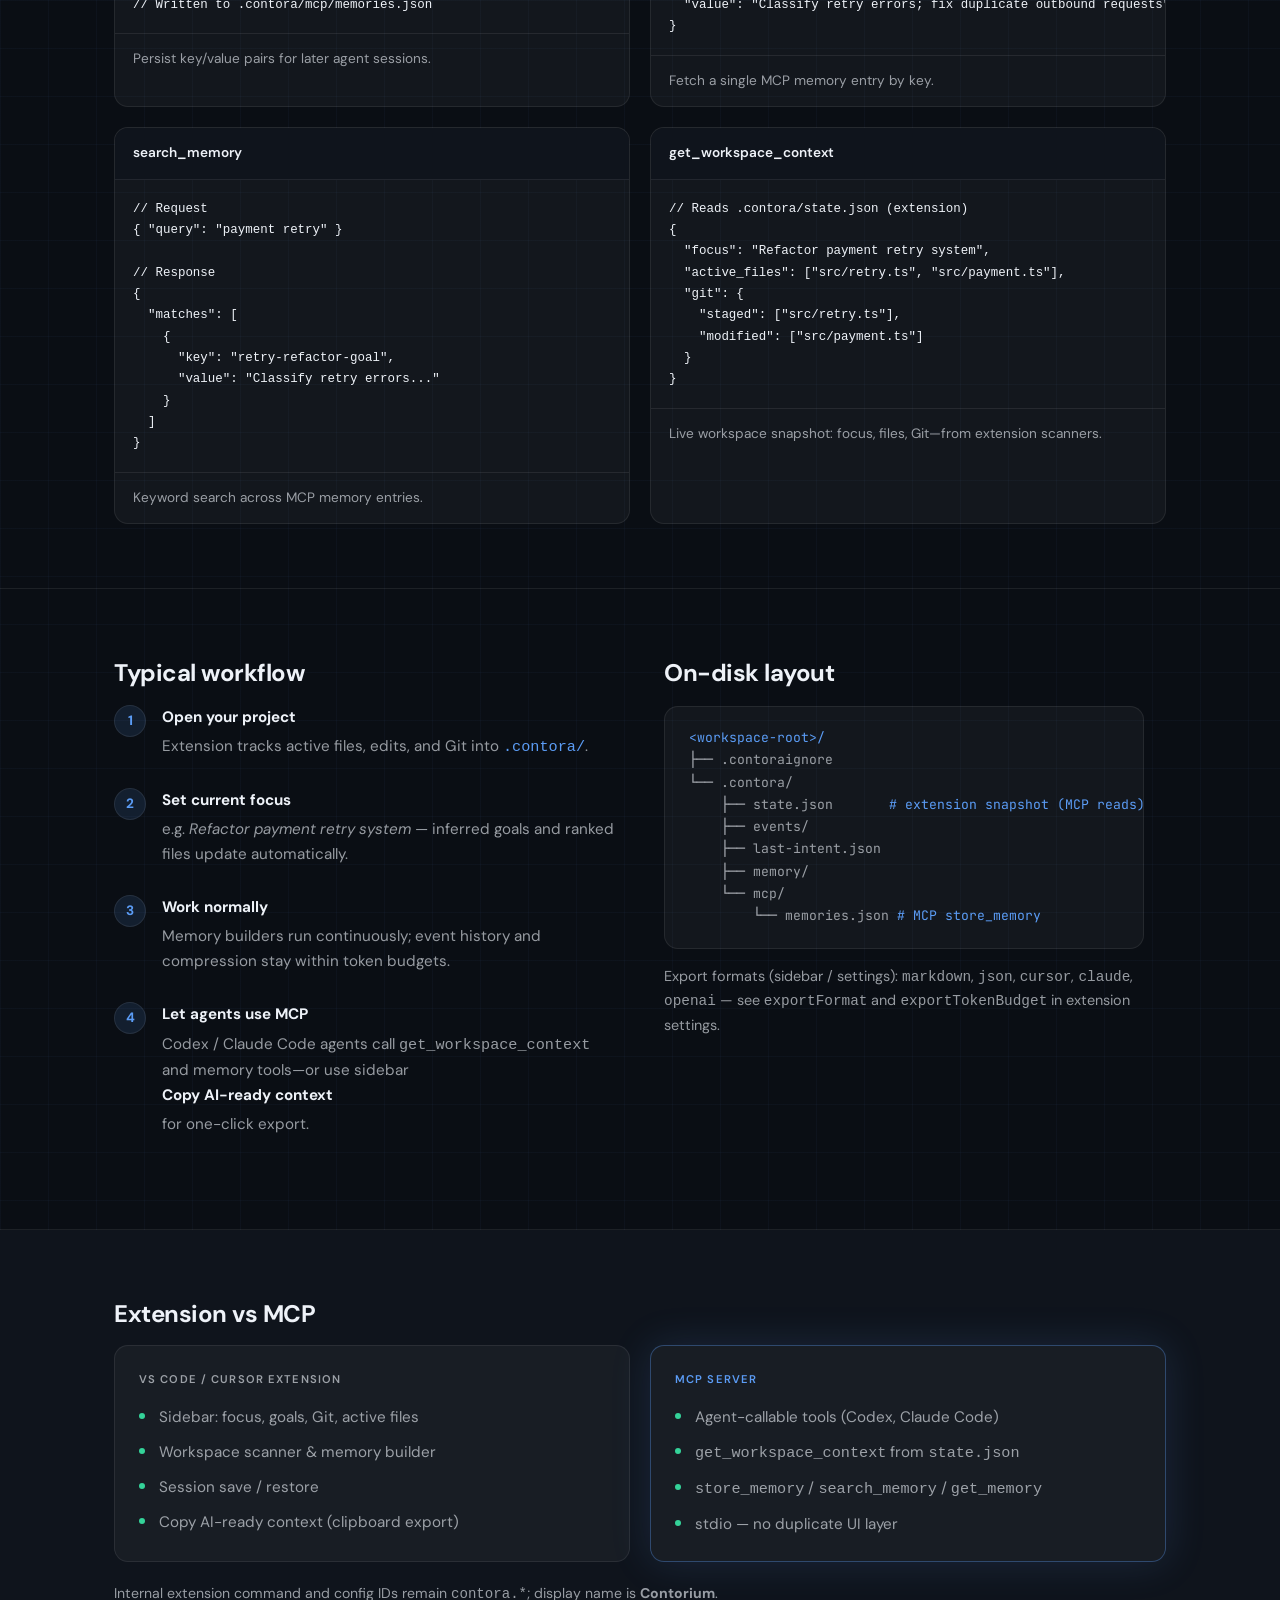
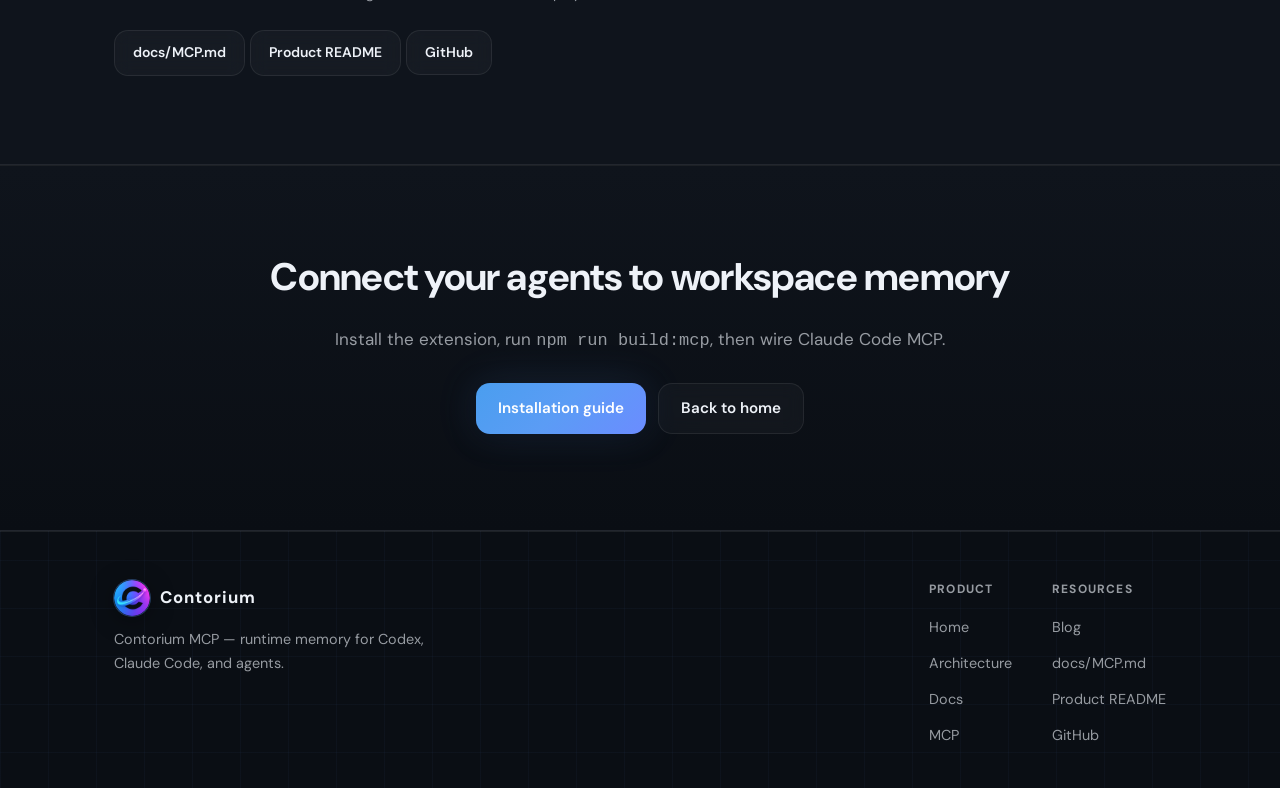
<file: mcp/index.html>
<!DOCTYPE html>
<html lang="en">
  <head>
    <meta charset="UTF-8" />
    <meta name="viewport" content="width=device-width, initial-scale=1.0" />
    <meta
      name="description"
      content="Contorium MCP — runtime memory for Codex, Claude Code, and Cursor Agent. store_memory, get_workspace_context, and platform setup."
    />
    <title>Contorium MCP — Codex, Claude Code &amp; Agent Setup</title>
    <link rel="icon" href="../logo.png" type="image/png" />
    <link rel="preconnect" href="https://fonts.googleapis.com" />
    <link rel="preconnect" href="https://fonts.gstatic.com" crossorigin />
    <link
      href="https://fonts.googleapis.com/css2?family=DM+Sans:ital,opsz,wght@0,9..40,400;0,9..40,500;0,9..40,600;0,9..40,700;1,9..40,400&family=JetBrains+Mono:wght@400;500&display=swap"
      rel="stylesheet"
    />
    <link rel="stylesheet" href="../styles.css" />
  </head>
  <body>
    <header class="site-header">
      <nav class="nav-inner" aria-label="Primary">
        <a href="../index.html" class="logo">
          <img class="logo-img" src="../logo.png" width="36" height="36" alt="Contorium" />
          Contorium
        </a>
        <div class="nav-links">
          <a href="../index.html#category">Category</a>
          <a href="../index.html#capabilities">Capabilities</a>
          <a href="../index.html#integrations">Integrations</a>
          <a href="../index.html#install">Install</a>
          <a href="index.html" class="nav-active">MCP</a>
          <a href="../architecture/">Architecture</a>
          <a href="../docs/">Docs</a>
          <a href="../blog/">Blog</a>
          <a href="https://github.com/ContoriumLabs/contorium" target="_blank" rel="noopener noreferrer">GitHub</a>
          <a href="../docs/" class="btn btn-primary btn-sm">Get started</a>
        </div>
      </nav>
    </header>

    <main class="page-main">
      <header class="page-hero">
        <div class="container">
          <span class="section-badge">stdio MCP server</span>
          <h1>Contorium MCP Server</h1>
          <p class="page-hero-lead">
            Runtime memory tools for <strong>Codex</strong>, <strong>Claude Code</strong>, and <strong>Cursor Agent</strong>.
            Complements the Contorium VSIX—use MCP when the agent runs without the sidebar UI.
          </p>
        </div>
      </header>

      <section class="page-section">
        <div class="container">
          <h2>Before you start</h2>
          <ol class="steps-list">
            <li>
              <strong>Install the Contorium extension</strong>
              <a href="https://marketplace.visualstudio.com/search?term=contorium&target=VSCode&category=All%20categories&sortBy=Relevance" target="_blank" rel="noopener noreferrer">VS Code Marketplace</a>
              or <a href="https://open-vsx.org/?search=contorium&sortBy=relevance&sortOrder=desc" target="_blank" rel="noopener noreferrer">Open VSX</a>.
              MCP reads workspace state the extension writes under <code style="color: var(--accent)">.contora/</code>.
            </li>
            <li>
              <strong>Open your project</strong>
              Contorium begins tracking active files, edits, and Git changes into workspace memory.
            </li>
            <li>
              <strong>Set your current focus (recommended)</strong>
              Example: <code style="color: var(--accent)">Refactor payment retry system</code> — memory builders rank context
              around that intent.
            </li>
            <li>
              <strong>Build the MCP server</strong>
              From the <a href="https://github.com/ContoriumLabs/contorium">Contorium</a> repo. Portable entry:
              <code style="color: var(--accent)">bin/contorium-mcp-launch.cjs</code>.
            </li>
          </ol>
        </div>
      </section>

      <section class="page-section">
        <div class="container">
          <h2>Platforms</h2>
          <div class="platform-table-wrap">
            <table class="compare-table">
              <thead>
                <tr>
                  <th>Platform</th>
                  <th>Plugin manifest</th>
                  <th>MCP config</th>
                </tr>
              </thead>
              <tbody>
                <tr>
                  <td><strong>Codex</strong></td>
                  <td><code>.codex-plugin/plugin.json</code></td>
                  <td><code>.mcp.json</code></td>
                </tr>
                <tr>
                  <td><strong>Claude Code</strong></td>
                  <td><code>.claude-plugin/plugin.json</code></td>
                  <td><code>.mcp.claude.json</code></td>
                </tr>
                <tr>
                  <td><strong>Cursor</strong></td>
                  <td><code>.cursor-plugin/plugin.json</code></td>
                  <td><code>mcp.json</code></td>
                </tr>
              </tbody>
            </table>
          </div>
        </div>
      </section>

      <section class="page-section section-mcp" id="build">
        <div class="container">
          <h2>Build</h2>
          <p>From the <a href="https://github.com/ContoriumLabs/contorium" target="_blank" rel="noopener noreferrer">Contorium</a> repository root. Installs <code style="color: var(--accent)">packages/mcp</code> dependencies automatically.</p>
          <div class="code-block" style="max-width: 560px">
            <div class="code-block-header">Repository root</div>
            <pre><code>git clone https://github.com/ContoriumLabs/contorium.git
cd contorium
npm install

npm run build:mcp
# or: npm run compile

# First-time optional:
npm run install:mcp</code></pre>
          </div>
          <ul class="memory-bullets" style="margin-top: 20px">
            <li><strong style="color: var(--text)">Portable entry:</strong> <code style="color: var(--accent)">bin/contorium-mcp-launch.cjs</code></li>
            <li><strong style="color: var(--text)">stdio entry:</strong> <code style="color: var(--accent)">packages/mcp/dist/server.js</code> (after build)</li>
            <li><strong style="color: var(--text)">Also runs via:</strong> <code style="color: var(--accent)">npm run compile</code> (sync + runtime + MCP + extension)</li>
          </ul>
          <p class="section-cta-inline">
            <a href="../docs/MCP.md" class="btn btn-ghost btn-sm">docs/MCP.md</a>
            <a href="../index.html#install" class="btn btn-ghost btn-sm">Install extensions</a>
          </p>
        </div>
      </section>

      <section class="page-section" id="codex">
        <div class="container">
          <h2>Codex</h2>
          <p>
            After <a href="#build"><code>npm run build:mcp</code></a>, add Contorium MCP to Codex. Plugin manifest:
            <code style="color: var(--accent)">.codex-plugin/plugin.json</code> · MCP: <code style="color: var(--accent)">.mcp.json</code>.
          </p>
          <div class="code-block" style="max-width: 640px">
            <div class="code-block-header">Codex MCP</div>
            <pre><code>npm run build:mcp
codex mcp add contorium -- node ./bin/contorium-mcp-launch.cjs</code></pre>
          </div>
          <p style="color: var(--text-muted); font-size: 0.9rem">
            Install as a Codex plugin:
            <a href="https://developers.openai.com/codex/plugins/build" target="_blank" rel="noopener noreferrer">Codex plugins docs</a>.
            See <code>.agents/plugins/marketplace.example.json</code> in the Contorium repo for a local marketplace example.
          </p>
        </div>
      </section>

      <section class="page-section section-mcp" id="claude-code">
        <div class="container">
          <h2>Claude Code</h2>
          <p>
            See <a href="../docs/MCP.md">docs/MCP.md</a>. Uses
            <code style="color: var(--accent)">.claude-plugin/plugin.json</code> and
            <code style="color: var(--accent)">.mcp.claude.json</code>. After <a href="#build"><code>npm run build:mcp</code></a>:
          </p>

          <h3 style="font-size: 1rem; margin: 28px 0 12px">Option A — Load plugin locally</h3>
          <div class="code-block" style="max-width: 560px">
            <pre><code>claude --plugin-dir .</code></pre>
          </div>

          <h3 style="font-size: 1rem; margin: 28px 0 12px">Option B — MCP only (project scope)</h3>
          <div class="code-block" style="max-width: 640px">
            <pre><code>claude mcp add --scope project contorium \
  -- node ./bin/contorium-mcp-launch.cjs</code></pre>
          </div>
          <p style="color: var(--text-muted); font-size: 0.9rem; max-width: 640px">
            Plugin MCP config uses <code>${CLAUDE_PLUGIN_ROOT}</code> and <code>${CLAUDE_PROJECT_DIR}</code> (see
            <code>.mcp.claude.json</code> in the repo).
          </p>

          <h3 style="font-size: 1rem; margin: 28px 0 12px">Environment variables</h3>
          <div style="overflow-x: auto">
            <table class="compare-table" style="max-width: 720px">
              <thead>
                <tr>
                  <th>Variable</th>
                  <th>Description</th>
                </tr>
              </thead>
              <tbody>
                <tr>
                  <td><code>CONTORIUM_WORKSPACE</code></td>
                  <td>Workspace root (default: cwd, or walk up to find <code>.contora/state.json</code>)</td>
                </tr>
                <tr>
                  <td><code>CLAUDE_PROJECT_DIR</code></td>
                  <td>Set by Claude Code when spawning MCP (preferred for plugin installs)</td>
                </tr>
                <tr>
                  <td><code>CLAUDE_PROJECT_ROOT</code></td>
                  <td>Alias accepted by some integrations</td>
                </tr>
              </tbody>
            </table>
          </div>
        </div>
      </section>

      <section class="page-section section-mcp" id="cursor">
        <div class="container">
          <h2>Cursor Agent (MCP)</h2>
          <div class="blog-coming" style="max-width: none; text-align: left">
            <p><strong style="color: var(--text)">Coming soon.</strong></p>
            <p style="margin-top: 8px">
              Detailed Cursor Agent MCP wiring will be added here. The repo ships root <code>mcp.json</code> (see platform table
              above). For now: install the <strong>Contorium VSIX</strong>, or use <a href="#codex">Codex</a> /
              <a href="#claude-code">Claude Code</a> MCP flows.
            </p>
          </div>
        </div>
      </section>

      <section class="page-section">
        <div class="container">
          <h2>MCP tools</h2>
          <p>Agents call these tools over stdio—no manual copy-paste of workspace context.</p>
          <div style="overflow-x: auto; margin-bottom: 32px">
            <table class="compare-table">
              <thead>
                <tr>
                  <th>Tool</th>
                  <th>Description</th>
                </tr>
              </thead>
              <tbody>
                <tr>
                  <td><code>store_memory</code></td>
                  <td>Persist key/value memory under <code>.contora/mcp/memories.json</code></td>
                </tr>
                <tr>
                  <td><code>search_memory</code></td>
                  <td>Keyword search over MCP memory entries</td>
                </tr>
                <tr>
                  <td><code>get_memory</code></td>
                  <td>Fetch one entry by key</td>
                </tr>
                <tr>
                  <td><code>get_workspace_context</code></td>
                  <td>Read <code>.contora/state.json</code> from the extension (focus, Git, files)</td>
                </tr>
              </tbody>
            </table>
          </div>

          <h3 style="font-size: 1.1rem; margin-bottom: 16px">Tool examples</h3>
          <div class="example-grid example-grid--2">
            <article class="example-card">
              <h3>store_memory</h3>
              <pre><code>// Agent stores agent-specific notes
{
  "key": "retry-refactor-goal",
  "value": "Classify retry errors; fix duplicate outbound requests"
}

// Written to .contora/mcp/memories.json</code></pre>
              <p class="example-desc">Persist key/value pairs for later agent sessions.</p>
            </article>
            <article class="example-card">
              <h3>get_memory</h3>
              <pre><code>// Request
{ "key": "retry-refactor-goal" }

// Response
{
  "key": "retry-refactor-goal",
  "value": "Classify retry errors; fix duplicate outbound requests"
}</code></pre>
              <p class="example-desc">Fetch a single MCP memory entry by key.</p>
            </article>
            <article class="example-card">
              <h3>search_memory</h3>
              <pre><code>// Request
{ "query": "payment retry" }

// Response
{
  "matches": [
    {
      "key": "retry-refactor-goal",
      "value": "Classify retry errors..."
    }
  ]
}</code></pre>
              <p class="example-desc">Keyword search across MCP memory entries.</p>
            </article>
            <article class="example-card">
              <h3>get_workspace_context</h3>
              <pre><code>// Reads .contora/state.json (extension)
{
  "focus": "Refactor payment retry system",
  "active_files": ["src/retry.ts", "src/payment.ts"],
  "git": {
    "staged": ["src/retry.ts"],
    "modified": ["src/payment.ts"]
  }
}</code></pre>
              <p class="example-desc">Live workspace snapshot: focus, files, Git—from extension scanners.</p>
            </article>
          </div>
        </div>
      </section>

      <section class="page-section">
        <div class="container two-col">
          <div>
            <h2>Typical workflow</h2>
            <ol class="steps-list">
              <li>
                <strong>Open your project</strong>
                Extension tracks active files, edits, and Git into <code style="color: var(--accent)">.contora/</code>.
              </li>
              <li>
                <strong>Set current focus</strong>
                e.g. <em>Refactor payment retry system</em> — inferred goals and ranked files update automatically.
              </li>
              <li>
                <strong>Work normally</strong>
                Memory builders run continuously; event history and compression stay within token budgets.
              </li>
              <li>
                <strong>Let agents use MCP</strong>
                Codex / Claude Code agents call <code>get_workspace_context</code> and memory tools—or use sidebar
                <strong>Copy AI-ready context</strong> for one-click export.
              </li>
            </ol>
          </div>
          <div>
            <h2>On-disk layout</h2>
            <pre class="dir-tree" aria-label="Workspace memory layout"><span class="dir-highlight">&lt;workspace-root&gt;/</span>
├── .contoraignore
└── .contora/
    ├── state.json       <span class="dir-highlight"># extension snapshot (MCP reads)</span>
    ├── events/
    ├── last-intent.json
    ├── memory/
    └── mcp/
        └── memories.json <span class="dir-highlight"># MCP store_memory</span></pre>
            <p style="color: var(--text-muted); font-size: 0.9rem; margin-top: 16px">
              Export formats (sidebar / settings): <code>markdown</code>, <code>json</code>, <code>cursor</code>,
              <code>claude</code>, <code>openai</code> — see
              <code>exportFormat</code> and <code>exportTokenBudget</code> in extension settings.
            </p>
          </div>
        </div>
      </section>

      <section class="page-section section-mcp">
        <div class="container">
          <h2>Extension vs MCP</h2>
          <div class="demo-compare">
            <article class="demo-panel">
              <div class="demo-panel-label">VS Code / Cursor extension</div>
              <ul class="memory-bullets">
                <li>Sidebar: focus, goals, Git, active files</li>
                <li>Workspace scanner &amp; memory builder</li>
                <li>Session save / restore</li>
                <li>Copy AI-ready context (clipboard export)</li>
              </ul>
            </article>
            <article class="demo-panel demo-panel--with">
              <div class="demo-panel-label">MCP server</div>
              <ul class="memory-bullets">
                <li>Agent-callable tools (Codex, Claude Code)</li>
                <li><code>get_workspace_context</code> from <code>state.json</code></li>
                <li><code>store_memory</code> / <code>search_memory</code> / <code>get_memory</code></li>
                <li>stdio — no duplicate UI layer</li>
              </ul>
            </article>
          </div>
          <p style="color: var(--text-muted); font-size: 0.88rem; max-width: 640px; margin-top: 20px">
            Internal extension command and config IDs remain <code>contora.*</code>; display name is
            <strong>Contorium</strong>.
          </p>
          <p class="section-cta-inline" style="margin-top: 16px">
            <a href="../docs/MCP.md" class="btn btn-ghost btn-sm">docs/MCP.md</a>
            <a href="README.md" class="btn btn-ghost btn-sm">Product README</a>
            <a
              href="https://github.com/ContoriumLabs/contorium/blob/main/docs/MCP.md"
              class="btn btn-ghost btn-sm"
              target="_blank"
              rel="noopener noreferrer"
              >GitHub</a
            >
          </p>
        </div>
      </section>

      <section class="cta-band">
        <h2>Connect your agents to workspace memory</h2>
        <p>Install the extension, run <code>npm run build:mcp</code>, then wire Claude Code MCP.</p>
        <div class="cta-buttons">
          <a href="../docs/" class="btn btn-primary">Installation guide</a>
          <a href="../index.html" class="btn btn-ghost">Back to home</a>
        </div>
      </section>
    </main>

    <footer class="site-footer">
      <div class="container">
        <div class="footer-grid">
          <div class="footer-brand">
            <a href="../index.html" class="logo">
              <img class="logo-img" src="../logo.png" width="36" height="36" alt="Contorium" />
              Contorium
            </a>
            <p>Contorium MCP — runtime memory for Codex, Claude Code, and agents.</p>
          </div>
          <div class="footer-links">
            <div class="footer-col">
              <h4>Product</h4>
              <ul>
                <li><a href="../index.html">Home</a></li>
                <li><a href="../architecture/">Architecture</a></li>
                <li><a href="../docs/">Docs</a></li>
                <li><a href="index.html">MCP</a></li>
              </ul>
            </div>
            <div class="footer-col">
              <h4>Resources</h4>
              <ul>
                <li><a href="../blog/">Blog</a></li>
                <li><a href="../docs/MCP.md">docs/MCP.md</a></li>
                <li><a href="README.md">Product README</a></li>
                <li><a href="https://github.com/ContoriumLabs/contorium" target="_blank" rel="noopener noreferrer">GitHub</a></li>
              </ul>
            </div>
          </div>
        </div>
        <div class="footer-bottom">
          <span>© Contorium. MIT License.</span>
          <span>store_memory · get_workspace_context · Codex · Claude Code</span>
        </div>
      </div>
    </footer>
  </body>
</html>
</file>
<file: styles.css>
/* Contorium — dark runtime layer theme */
:root {
  --bg-primary: #0a0e14;
  --bg-secondary: #0f141c;
  --bg-card: rgba(255, 255, 255, 0.04);
  --bg-card-hover: rgba(255, 255, 255, 0.07);
  --accent: #5b9cf5;
  --accent-hover: #7eb3ff;
  --accent-soft: rgba(91, 156, 245, 0.12);
  --accent-2: #8b7cf6;
  --text: #eef2f8;
  --text-muted: rgba(238, 242, 248, 0.62);
  --success: #34d399;
  --warning: #fbbf24;
  --border: rgba(255, 255, 255, 0.08);
  --border-accent: rgba(91, 156, 245, 0.35);
  --glow: 0 0 40px rgba(91, 156, 245, 0.15);
  --shadow-card: 0 4px 24px rgba(0, 0, 0, 0.35);
  --shadow-elevated: 0 16px 48px rgba(0, 0, 0, 0.45);
  --header-bg: rgba(10, 14, 20, 0.82);
  --overlay-fade: rgba(10, 14, 20, 0.85);
  --glass: rgba(255, 255, 255, 0.03);
  --radius: 14px;
  --max-content: 1100px;
  --font-sans: "DM Sans", system-ui, -apple-system, sans-serif;
  --font-mono: "JetBrains Mono", ui-monospace, monospace;
}

*,
*::before,
*::after {
  box-sizing: border-box;
}

html {
  scroll-behavior: smooth;
}

body {
  margin: 0;
  font-family: var(--font-sans);
  font-size: 17px;
  line-height: 1.65;
  color: var(--text);
  background-color: var(--bg-primary);
  background-image:
    linear-gradient(rgba(91, 156, 245, 0.04) 1px, transparent 1px),
    linear-gradient(90deg, rgba(91, 156, 245, 0.04) 1px, transparent 1px);
  background-size: 48px 48px;
  -webkit-font-smoothing: antialiased;
}

a {
  color: var(--accent);
  text-decoration: none;
  transition: color 0.2s, opacity 0.2s;
}

a:hover {
  color: var(--accent-hover);
}

img {
  max-width: 100%;
  height: auto;
}

.container {
  width: 100%;
  max-width: var(--max-content);
  margin: 0 auto;
  padding: 0 24px;
}

/* Nav */
.site-header {
  position: fixed;
  top: 0;
  left: 0;
  right: 0;
  z-index: 100;
  background: var(--header-bg);
  backdrop-filter: blur(12px);
  border-bottom: 1px solid var(--border);
}

.nav-inner {
  max-width: var(--max-content);
  margin: 0 auto;
  padding: 16px 24px;
  display: flex;
  align-items: center;
  justify-content: space-between;
  gap: 24px;
}

.logo {
  display: flex;
  align-items: center;
  gap: 10px;
  font-weight: 700;
  font-size: 1.05rem;
  letter-spacing: 0.06em;
  color: var(--text);
}

.logo-img {
  width: 36px;
  height: 36px;
  border-radius: 50%;
  object-fit: cover;
  flex-shrink: 0;
  display: block;
  box-shadow: 0 0 0 1px var(--border-accent), var(--shadow-card);
  animation: pulse-soft 4s ease-in-out infinite;
}

@keyframes pulse-soft {
  0%,
  100% {
    box-shadow: 0 0 0 1px var(--border-accent), 0 0 16px rgba(59, 130, 232, 0.15);
  }
  50% {
    box-shadow: 0 0 0 1px rgba(109, 92, 230, 0.35), 0 0 20px rgba(109, 92, 230, 0.12);
  }
}

.nav-links {
  display: flex;
  align-items: center;
  gap: 8px;
  flex-wrap: wrap;
}

.nav-links a {
  color: var(--text-muted);
  font-size: 0.9rem;
  padding: 8px 14px;
  border-radius: 8px;
}

.nav-links a:hover {
  color: var(--text);
  background: var(--accent-soft);
}

.btn {
  display: inline-flex;
  align-items: center;
  justify-content: center;
  gap: 8px;
  padding: 12px 22px;
  font-size: 0.95rem;
  font-weight: 600;
  border-radius: var(--radius);
  border: none;
  cursor: pointer;
  font-family: inherit;
  transition: transform 0.2s, box-shadow 0.2s, background 0.2s;
}

.btn-primary {
  background: linear-gradient(135deg, #4a9eef 0%, var(--accent) 50%, #6b8cff 100%);
  color: #fff;
  box-shadow: var(--glow), var(--shadow-card);
}

.btn-primary:hover {
  transform: translateY(-2px);
  box-shadow: 0 6px 28px rgba(59, 130, 232, 0.22), var(--shadow-elevated);
}

.btn-ghost {
  background: var(--glass);
  color: var(--text);
  border: 1px solid var(--border);
  backdrop-filter: blur(8px);
}

.btn-ghost:hover {
  border-color: var(--border-accent);
  background: var(--bg-card-hover);
  color: var(--text);
  transform: translateY(-1px);
}

.btn-sm {
  padding: 10px 18px;
  font-size: 0.875rem;
}

/* Hero */
.hero {
  padding: 120px 0 80px;
  position: relative;
  overflow: hidden;
  background:
    radial-gradient(ellipse 60% 50% at 20% 0%, rgba(91, 156, 245, 0.12) 0%, transparent 70%),
    radial-gradient(ellipse 40% 40% at 80% 100%, rgba(139, 124, 246, 0.08) 0%, transparent 60%);
}

.hero-copy {
  position: relative;
  z-index: 1;
}

.hero-copy h1 {
  font-size: clamp(1.85rem, 4vw, 2.75rem);
  font-weight: 700;
  line-height: 1.15;
  letter-spacing: -0.03em;
  margin: 0 0 20px;
  max-width: 580px;
}

.hero-copy .hero-lead {
  font-size: clamp(1.05rem, 2vw, 1.2rem);
  color: var(--text-muted);
  margin: 0 0 16px;
  max-width: 520px;
}

.hero-copy .hero-tagline {
  font-size: 0.95rem;
  color: var(--accent);
  margin: 0 0 28px;
  max-width: 520px;
  font-weight: 500;
}

.hero-impact {
  font-size: 1.05rem;
  font-weight: 600;
  color: var(--text);
  margin: 0 0 28px;
  max-width: 520px;
  line-height: 1.5;
  padding-left: 14px;
  border-left: 3px solid var(--accent);
}

.hero-copy .hero-ctas {
  display: flex;
  flex-wrap: wrap;
  gap: 12px;
  margin-bottom: 0;
}

.hero::before {
  content: "";
  position: absolute;
  inset: 0;
  background: radial-gradient(circle at 50% 40%, rgba(91, 156, 245, 0.06) 0%, transparent 55%);
  pointer-events: none;
}

.hero-grid {
  display: grid;
  grid-template-columns: 1fr 1fr;
  gap: 48px;
  align-items: center;
}

@media (max-width: 960px) {
  .hero-grid {
    grid-template-columns: 1fr;
  }
}

.hero-badge {
  display: inline-block;
  font-size: 0.75rem;
  font-weight: 600;
  letter-spacing: 0.12em;
  text-transform: uppercase;
  color: var(--accent);
  margin-bottom: 16px;
  padding: 6px 12px;
  background: var(--accent-soft);
  border-radius: 999px;
  border: 1px solid var(--border);
}

.hero h1 {
  font-size: clamp(2.25rem, 5vw, 3.25rem);
  font-weight: 700;
  line-height: 1.15;
  letter-spacing: -0.02em;
  margin: 0 0 20px;
}

.hero-lead {
  font-size: 1.15rem;
  color: var(--text-muted);
  margin: 0 0 16px;
  max-width: 520px;
}

.hero-lead--secondary {
  font-size: 1rem;
  margin-bottom: 12px;
}

.hero-continuity-list {
  list-style: none;
  padding: 0;
  margin: 0 0 20px;
  display: grid;
  gap: 8px;
  max-width: 520px;
}

.hero-continuity-list li {
  position: relative;
  padding-left: 18px;
  font-size: 0.95rem;
  color: var(--text);
  font-family: var(--font-mono);
}

.hero-continuity-list li::before {
  content: "→";
  position: absolute;
  left: 0;
  color: var(--accent);
  font-weight: 600;
}

.hero-tagline {
  font-size: 0.95rem;
  color: var(--accent);
  margin: 0 0 28px;
  max-width: 520px;
  font-weight: 500;
}

.hero-ctas {
  display: flex;
  flex-wrap: wrap;
  gap: 12px;
  margin-bottom: 28px;
}

.hero-checks {
  list-style: none;
  padding: 0;
  margin: 0;
  display: flex;
  flex-wrap: wrap;
  gap: 12px 20px;
}

.hero-checks li {
  font-size: 0.875rem;
  color: var(--text-muted);
  display: flex;
  align-items: center;
  gap: 6px;
}

.hero-checks li::before {
  content: "";
  width: 6px;
  height: 6px;
  border-radius: 50%;
  background: var(--success);
  flex-shrink: 0;
}

/* Dashboard mock */
.dashboard {
  background: var(--bg-card);
  border: 1px solid var(--border);
  border-radius: var(--radius);
  padding: 20px;
  box-shadow: var(--glow);
  backdrop-filter: blur(8px);
  transition: transform 0.35s ease, box-shadow 0.35s ease;
}

.dashboard.hero-video:hover {
  transform: translateY(-4px);
  box-shadow: var(--glow), var(--shadow-elevated), 0 0 0 1px var(--border-accent);
}

.dashboard.hero-video {
  padding: 0;
  overflow: hidden;
  position: relative;
  box-shadow: var(--shadow-card), 0 0 0 1px var(--border);
}

.hero-video-chrome {
  position: relative;
  z-index: 0;
  display: flex;
  align-items: center;
  justify-content: space-between;
  gap: 12px;
  padding: 11px 16px;
  background: var(--bg-secondary);
  border-bottom: 1px solid var(--border);
}

.hero-video-dots {
  display: flex;
  gap: 6px;
  flex-shrink: 0;
}

.hero-video-dots span {
  width: 7px;
  height: 7px;
  border-radius: 50%;
  background: var(--bg-card);
  box-shadow: inset 0 0 0 1px rgba(28, 36, 48, 0.08);
}

.hero-video-dots span:nth-child(1) {
  background: #e85d5d;
}
.hero-video-dots span:nth-child(2) {
  background: var(--warning);
}
.hero-video-dots span:nth-child(3) {
  background: var(--success);
}

.hero-video-path {
  font-family: var(--font-mono);
  font-size: 0.72rem;
  color: var(--text-muted);
  letter-spacing: 0.04em;
  text-align: right;
  flex: 1;
  min-width: 0;
  white-space: nowrap;
  overflow: hidden;
  text-overflow: ellipsis;
}

.hero-video-frame {
  position: relative;
  z-index: 0;
  padding: 12px;
  background: linear-gradient(180deg, rgba(255, 255, 255, 0.04) 0%, var(--bg-secondary) 100%);
}

.hero-video-frame::after {
  content: "";
  position: absolute;
  inset: 12px;
  border-radius: 10px;
  box-shadow: inset 0 0 0 1px var(--border-accent);
  pointer-events: none;
}

.hero-video-frame video {
  display: block;
  width: 100%;
  height: auto;
  vertical-align: top;
  border-radius: 10px;
  position: relative;
  z-index: 0;
}

.dashboard-header {
  display: flex;
  align-items: center;
  justify-content: space-between;
  margin-bottom: 16px;
  padding-bottom: 12px;
  border-bottom: 1px solid var(--border);
  font-size: 0.75rem;
  font-family: var(--font-mono);
  color: var(--text-muted);
}

.dashboard-dot {
  display: flex;
  gap: 6px;
}

.dashboard-dot span {
  width: 8px;
  height: 8px;
  border-radius: 50%;
  background: var(--bg-secondary);
}

.dashboard-dot span:nth-child(1) {
  background: #ff6b6b;
}
.dashboard-dot span:nth-child(2) {
  background: var(--warning);
}
.dashboard-dot span:nth-child(3) {
  background: var(--success);
}

.dashboard-grid {
  display: grid;
  grid-template-columns: 1fr 1fr;
  gap: 12px;
}

@media (max-width: 520px) {
  .dashboard-grid {
    grid-template-columns: 1fr;
  }
}

.panel {
  background: var(--bg-secondary);
  border: 1px solid var(--border);
  border-radius: 10px;
  padding: 14px;
  font-size: 0.8rem;
}

.panel-label {
  font-size: 0.65rem;
  text-transform: uppercase;
  letter-spacing: 0.08em;
  color: var(--accent);
  margin-bottom: 8px;
}

.panel-value {
  color: var(--text);
  line-height: 1.4;
}

.typewriter {
  font-family: var(--font-mono);
  font-size: 0.78rem;
  color: var(--text-muted);
  min-height: 2.6em;
  border-left: 2px solid var(--accent);
  padding-left: 10px;
  margin-top: 8px;
}

.panel-wide {
  grid-column: 1 / -1;
}

.timeline-mini {
  display: flex;
  gap: 8px;
  margin-top: 10px;
  flex-wrap: wrap;
}

.timeline-mini span {
  padding: 4px 10px;
  border-radius: 6px;
  background: var(--bg-primary);
  font-family: var(--font-mono);
  font-size: 0.7rem;
  color: var(--text-muted);
  animation: fade-in 3s ease infinite;
}

.timeline-mini span:nth-child(2) {
  animation-delay: 0.5s;
}
.timeline-mini span:nth-child(3) {
  animation-delay: 1s;
}

@keyframes fade-in {
  0%,
  100% {
    opacity: 0.5;
  }
  50% {
    opacity: 1;
    color: var(--accent);
  }
}

.git-line {
  font-family: var(--font-mono);
  font-size: 0.72rem;
  color: var(--success);
  margin-top: 6px;
}

/* Sections */
.section {
  padding: 80px 0;
  border-top: 1px solid var(--border);
}

.section-title {
  font-size: clamp(1.75rem, 3vw, 2.25rem);
  font-weight: 700;
  letter-spacing: -0.02em;
  margin: 0 0 12px;
}

.section-lead {
  color: var(--text-muted);
  font-size: 1.05rem;
  max-width: 640px;
  margin: 0 0 40px;
}

.section-sublead {
  color: var(--text);
  font-size: 0.95rem;
  max-width: 640px;
  margin: -24px 0 28px;
  font-weight: 500;
}

.section-badge {
  display: inline-block;
  font-size: 0.7rem;
  font-weight: 600;
  letter-spacing: 0.1em;
  text-transform: uppercase;
  color: var(--accent-2);
  margin-bottom: 12px;
  padding: 5px 10px;
  background: rgba(109, 92, 230, 0.1);
  border-radius: 999px;
  border: 1px solid rgba(109, 92, 230, 0.22);
}

/* Problem */
.section-problem {
  background: linear-gradient(180deg, var(--bg-primary) 0%, var(--bg-secondary) 100%);
}

.problem-list {
  list-style: none;
  padding: 0;
  margin: 0 0 32px;
  display: grid;
  gap: 12px;
  max-width: 560px;
}

.problem-list li {
  position: relative;
  padding-left: 20px;
  color: var(--text-muted);
  font-size: 0.95rem;
}

.problem-list li::before {
  content: "×";
  position: absolute;
  left: 0;
  color: #dc4c4c;
  font-weight: 600;
}

.problem-closer {
  font-size: 1.05rem;
  color: var(--text-muted);
  max-width: 560px;
  margin: 0;
  padding: 20px 24px;
  background: var(--bg-card);
  border: 1px solid var(--border);
  border-radius: var(--radius);
  border-left: 3px solid var(--accent);
}

.problem-closer strong {
  color: var(--text);
}

/* Demo compare */
.demo-compare {
  display: grid;
  grid-template-columns: 1fr 1fr;
  gap: 20px;
}

@media (max-width: 768px) {
  .demo-compare {
    grid-template-columns: 1fr;
  }
}

.demo-panel {
  background: var(--bg-card);
  border: 1px solid var(--border);
  border-radius: var(--radius);
  padding: 24px;
  min-height: 200px;
}

.demo-panel--without {
  opacity: 0.85;
}

.demo-panel--with {
  border-color: var(--border-accent);
  box-shadow: var(--glow);
}

.demo-panel-label {
  font-size: 0.7rem;
  font-weight: 600;
  text-transform: uppercase;
  letter-spacing: 0.1em;
  color: var(--text-muted);
  margin-bottom: 16px;
}

.demo-panel--with .demo-panel-label {
  color: var(--accent);
}

.demo-chat {
  font-family: var(--font-mono);
  font-size: 0.85rem;
  line-height: 1.55;
}

.demo-role {
  display: inline-block;
  font-size: 0.65rem;
  font-weight: 600;
  text-transform: uppercase;
  letter-spacing: 0.08em;
  color: var(--accent);
  margin-bottom: 8px;
}

.demo-chat p {
  margin: 0 0 10px;
  color: var(--text-muted);
}

.demo-panel--with .demo-chat p {
  color: var(--text);
}

.demo-detail {
  font-size: 0.78rem !important;
  color: var(--text-muted) !important;
}

.demo-detail strong {
  color: var(--accent);
  font-weight: 500;
}

/* Vertical flow */
.flow-vertical {
  flex-direction: column;
  align-items: center;
  max-width: 320px;
  margin-left: auto;
  margin-right: auto;
}

.flow-arrow--down {
  transform: none;
  line-height: 1;
}

.flow-step--highlight {
  border-color: var(--border-accent);
  background: var(--accent-soft);
  color: var(--text);
  font-weight: 600;
  max-width: 280px;
}

.flow-step--agents {
  border-color: rgba(109, 92, 230, 0.3);
  background: rgba(109, 92, 230, 0.06);
  font-size: 0.8rem;
  max-width: 280px;
}

/* MCP */
.section-mcp {
  background: var(--bg-secondary);
}

.agent-list {
  list-style: none;
  padding: 0;
  margin: 0;
  display: flex;
  flex-wrap: wrap;
  gap: 10px;
}

.agent-list li {
  font-size: 0.85rem;
  padding: 8px 14px;
  background: var(--bg-card);
  border: 1px solid var(--border);
  border-radius: 999px;
  color: var(--text-muted);
}

.code-block {
  background: var(--bg-card);
  border: 1px solid var(--border);
  border-radius: var(--radius);
  overflow: hidden;
}

.code-block-header {
  padding: 10px 16px;
  font-size: 0.7rem;
  font-weight: 600;
  text-transform: uppercase;
  letter-spacing: 0.08em;
  color: var(--text-muted);
  background: var(--bg-primary);
  border-bottom: 1px solid var(--border);
}

.code-block pre {
  margin: 0;
  padding: 20px;
  overflow-x: auto;
}

.code-block code {
  font-family: var(--font-mono);
  font-size: 0.82rem;
  color: var(--accent);
  line-height: 1.5;
  white-space: pre;
}

.code-block-note {
  margin: 0;
  padding: 14px 16px;
  font-size: 0.85rem;
  color: var(--text-muted);
  border-top: 1px solid var(--border);
}

/* Memory bullets */
.memory-bullets {
  list-style: none;
  padding: 0;
  margin: 0;
  display: grid;
  gap: 10px;
}

.memory-bullets li {
  position: relative;
  padding-left: 20px;
  color: var(--text-muted);
  font-size: 0.95rem;
}

.memory-bullets li::before {
  content: "";
  position: absolute;
  left: 0;
  top: 0.55em;
  width: 6px;
  height: 6px;
  border-radius: 50%;
  background: var(--success);
}

.two-col {
  display: grid;
  grid-template-columns: 1fr 1fr;
  gap: 48px;
  align-items: start;
}

@media (max-width: 900px) {
  .two-col {
    grid-template-columns: 1fr;
  }
}

.feature-list h3 {
  font-size: 1rem;
  margin: 24px 0 8px;
  color: var(--text);
}

.feature-list h3:first-child {
  margin-top: 0;
}

.feature-list p {
  margin: 0;
  color: var(--text-muted);
  font-size: 0.95rem;
}

.showcase-visual {
  background: var(--bg-card);
  border: 1px solid var(--border);
  border-radius: var(--radius);
  padding: 24px;
  min-height: 280px;
  position: relative;
  overflow: hidden;
}

.showcase-visual::after {
  content: "";
  position: absolute;
  inset: 0;
  background: linear-gradient(180deg, transparent 60%, var(--overlay-fade));
  pointer-events: none;
}

.memory-row {
  display: flex;
  align-items: center;
  gap: 12px;
  padding: 12px 0;
  border-bottom: 1px solid var(--border);
  font-size: 0.875rem;
}

.memory-row:last-child {
  border-bottom: none;
}

.memory-icon {
  width: 36px;
  height: 36px;
  border-radius: 8px;
  background: var(--accent-soft);
  display: flex;
  align-items: center;
  justify-content: center;
  font-size: 0.9rem;
  flex-shrink: 0;
}

/* Timeline */
.timeline {
  position: relative;
  padding-left: 28px;
}

.timeline::before {
  content: "";
  position: absolute;
  left: 7px;
  top: 0;
  bottom: 0;
  width: 2px;
  background: linear-gradient(180deg, var(--accent), var(--accent-2));
  opacity: 0.4;
  border-radius: 2px;
}

.timeline-item {
  position: relative;
  padding-bottom: 32px;
}

.timeline-item::before {
  content: "";
  position: absolute;
  left: -24px;
  top: 4px;
  width: 10px;
  height: 10px;
  border-radius: 50%;
  background: var(--bg-primary);
  border: 2px solid var(--accent);
}

.timeline-item h4 {
  margin: 0 0 6px;
  font-size: 1rem;
}

.timeline-item p {
  margin: 0;
  color: var(--text-muted);
  font-size: 0.9rem;
}

/* Feature cards */
.cards {
  display: grid;
  grid-template-columns: repeat(3, 1fr);
  gap: 20px;
}

@media (max-width: 900px) {
  .cards {
    grid-template-columns: 1fr;
  }
}

.card {
  background: var(--bg-card);
  border: 1px solid var(--border);
  border-radius: var(--radius);
  padding: 24px;
  transition: transform 0.25s ease, border-color 0.25s ease, box-shadow 0.25s ease;
}

.card:hover {
  transform: translateY(-3px);
  border-color: var(--border-accent);
  box-shadow: var(--shadow-card);
}

.card h3 {
  margin: 0 0 10px;
  font-size: 1.05rem;
}

.card p {
  margin: 0;
  font-size: 0.9rem;
  color: var(--text-muted);
}

.card-num {
  font-family: var(--font-mono);
  font-size: 0.7rem;
  color: var(--accent);
  margin-bottom: 12px;
}

/* How it works flow */
.flow {
  display: flex;
  flex-wrap: wrap;
  align-items: center;
  justify-content: center;
  gap: 12px;
  margin-top: 32px;
}

.flow-step {
  background: var(--bg-card);
  border: 1px solid var(--border);
  border-radius: 10px;
  padding: 14px 20px;
  font-size: 0.85rem;
  text-align: center;
  max-width: 160px;
}

.flow-arrow {
  color: var(--text-muted);
  font-size: 1.2rem;
}

/* Comparison */
.compare-table {
  width: 100%;
  border-collapse: collapse;
  font-size: 0.9rem;
  background: var(--bg-card);
  border-radius: var(--radius);
  overflow: hidden;
  border: 1px solid var(--border);
}

.compare-table th,
.compare-table td {
  padding: 16px 20px;
  text-align: left;
  border-bottom: 1px solid var(--border);
}

.compare-table th {
  background: var(--bg-secondary);
  color: var(--text-muted);
  font-weight: 600;
  font-size: 0.75rem;
  text-transform: uppercase;
  letter-spacing: 0.06em;
}

.compare-table tr:last-child td {
  border-bottom: none;
}

.compare-table td:first-child {
  color: var(--text-muted);
}

.check-yes {
  color: var(--success);
  font-weight: 600;
}

.check-partial {
  color: var(--warning);
}

/* CTA band */
.cta-band {
  text-align: center;
  padding: 80px 24px;
  background: linear-gradient(180deg, var(--bg-secondary) 0%, var(--bg-primary) 100%);
  border-top: 1px solid var(--border);
  border-bottom: 1px solid var(--border);
}

.cta-band-inner {
  max-width: 720px;
  margin: 0 auto;
}

.cta-band h2 {
  font-size: clamp(1.75rem, 3vw, 2.5rem);
  margin: 0 0 16px;
  letter-spacing: -0.02em;
}

.cta-band p:not(.final-statement) {
  color: var(--text-muted);
  margin: 0 0 28px;
}

.cta-buttons {
  display: flex;
  flex-wrap: wrap;
  gap: 12px;
  justify-content: center;
  margin-bottom: 16px;
}

.cta-note {
  font-size: 0.85rem;
  color: var(--text-muted);
}

/* Quotes */
.quotes {
  display: grid;
  grid-template-columns: repeat(2, 1fr);
  gap: 20px;
}

@media (max-width: 700px) {
  .quotes {
    grid-template-columns: 1fr;
  }
}

.quote {
  border-left: 3px solid var(--accent);
  padding: 16px 20px;
  background: var(--bg-secondary);
  border-radius: 0 var(--radius) var(--radius) 0;
  font-style: italic;
  color: var(--text-muted);
  font-size: 1rem;
}

.quote strong {
  color: var(--text);
  font-style: normal;
}

/* Footer */
.site-footer {
  padding: 48px 0 32px;
  border-top: 1px solid var(--border);
}

.footer-grid {
  display: flex;
  flex-wrap: wrap;
  justify-content: space-between;
  gap: 32px;
  margin-bottom: 32px;
}

.footer-brand p {
  color: var(--text-muted);
  font-size: 0.9rem;
  max-width: 320px;
  margin: 12px 0 0;
}

.footer-links {
  display: flex;
  gap: 40px;
  flex-wrap: wrap;
}

.footer-col h4 {
  font-size: 0.75rem;
  text-transform: uppercase;
  letter-spacing: 0.1em;
  color: var(--text-muted);
  margin: 0 0 12px;
}

.footer-col ul {
  list-style: none;
  padding: 0;
  margin: 0;
}

.footer-col li {
  margin-bottom: 8px;
}

.footer-col a {
  color: var(--text-muted);
  font-size: 0.9rem;
}

.footer-col a:hover {
  color: var(--text);
}

.footer-bottom {
  padding-top: 24px;
  border-top: 1px solid var(--border);
  font-size: 0.8rem;
  color: var(--text-muted);
  display: flex;
  flex-wrap: wrap;
  justify-content: space-between;
  gap: 12px;
}

/* Dev experience block */
.dev-block {
  background: var(--bg-card);
  border: 1px solid var(--border);
  border-radius: var(--radius);
  padding: 28px 32px;
}

.dev-block p {
  margin: 0 0 12px;
  color: var(--text-muted);
}

.dev-block p:last-child {
  margin-bottom: 0;
}

/* Keywords band */
.keywords-band {
  padding: 48px 0;
  background: var(--bg-secondary);
  border-top: 1px solid var(--border);
}

.keywords-label {
  font-size: 0.7rem;
  font-weight: 600;
  text-transform: uppercase;
  letter-spacing: 0.12em;
  color: var(--text-muted);
  margin: 0 0 16px;
  text-align: center;
}

.keywords-list {
  list-style: none;
  padding: 0;
  margin: 0;
  display: flex;
  flex-wrap: wrap;
  justify-content: center;
  gap: 10px 14px;
}

.keywords-list li {
  font-size: 0.8rem;
  padding: 8px 14px;
  background: var(--bg-card);
  border: 1px solid var(--border);
  border-radius: 999px;
  color: var(--text-muted);
}

.keywords-list li strong {
  color: var(--accent);
  font-weight: 600;
}

.card--future {
  opacity: 0.85;
  border-style: dashed;
}

.card--future .card-num::after {
  content: " · coming soon";
  color: var(--text-muted);
  font-weight: 400;
}

.problem-memory-lines {
  display: grid;
  gap: 8px;
  margin: 0 0 28px;
  max-width: 560px;
}

.problem-memory-lines p {
  margin: 0;
  font-size: 1.05rem;
  color: var(--text-muted);
}

.problem-memory-lines p:last-child {
  color: var(--text);
  font-weight: 500;
}

.section-cta-inline {
  margin-top: 24px;
}

.demo-files {
  list-style: none;
  padding: 0;
  margin: 8px 0 0;
}

.demo-files li {
  padding-left: 14px;
  position: relative;
  font-size: 0.78rem;
  color: var(--text-muted) !important;
}

.demo-files li::before {
  content: "–";
  position: absolute;
  left: 0;
  color: var(--accent);
}

.nav-links a.nav-active {
  color: var(--text);
  background: var(--accent-soft);
}

/* Subpages */
.page-main {
  padding-top: 88px;
}

.page-hero {
  padding: 64px 0 48px;
  border-bottom: 1px solid var(--border);
  background: linear-gradient(180deg, var(--bg-secondary) 0%, var(--bg-primary) 100%);
}

.page-hero h1 {
  font-size: clamp(2rem, 4vw, 2.75rem);
  font-weight: 700;
  letter-spacing: -0.02em;
  margin: 0 0 16px;
  line-height: 1.2;
}

.page-hero-lead {
  font-size: 1.1rem;
  color: var(--text-muted);
  max-width: 640px;
  margin: 0;
}

.page-section {
  padding: 64px 0;
  border-bottom: 1px solid var(--border);
}

.page-section:last-of-type {
  border-bottom: none;
}

.page-section h2 {
  font-size: 1.5rem;
  font-weight: 700;
  margin: 0 0 12px;
  letter-spacing: -0.02em;
}

.page-section > .container > p {
  color: var(--text-muted);
  max-width: 640px;
  margin: 0 0 24px;
}

.example-grid {
  display: grid;
  gap: 20px;
}

@media (min-width: 900px) {
  .example-grid--2 {
    grid-template-columns: 1fr 1fr;
  }
}

.example-card {
  background: var(--bg-card);
  border: 1px solid var(--border);
  border-radius: var(--radius);
  overflow: hidden;
}

.example-card h3 {
  margin: 0;
  padding: 14px 18px;
  font-size: 0.85rem;
  font-weight: 600;
  background: var(--bg-secondary);
  border-bottom: 1px solid var(--border);
}

.example-card pre {
  margin: 0;
  padding: 18px;
  overflow-x: auto;
  font-family: var(--font-mono);
  font-size: 0.78rem;
  line-height: 1.55;
  color: var(--text-muted);
}

.example-card code {
  color: var(--text);
}

.example-card .example-desc {
  padding: 14px 18px;
  margin: 0;
  font-size: 0.85rem;
  color: var(--text-muted);
  border-top: 1px solid var(--border);
}

.steps-list {
  list-style: none;
  padding: 0;
  margin: 0;
  counter-reset: step;
  max-width: 640px;
}

.steps-list li {
  position: relative;
  padding: 0 0 28px 48px;
  color: var(--text-muted);
  font-size: 0.95rem;
}

.steps-list li::before {
  counter-increment: step;
  content: counter(step);
  position: absolute;
  left: 0;
  top: 0;
  width: 32px;
  height: 32px;
  border-radius: 50%;
  background: var(--accent-soft);
  border: 1px solid var(--border);
  color: var(--accent);
  font-weight: 700;
  font-size: 0.85rem;
  display: flex;
  align-items: center;
  justify-content: center;
}

.steps-list li strong {
  display: block;
  color: var(--text);
  margin-bottom: 4px;
}

.arch-diagram {
  display: flex;
  flex-wrap: wrap;
  align-items: center;
  justify-content: center;
  gap: 10px;
  margin: 32px 0;
}

.arch-box {
  background: var(--bg-card);
  border: 1px solid var(--border);
  border-radius: 10px;
  padding: 12px 16px;
  font-size: 0.82rem;
  text-align: center;
}

.arch-arrow {
  color: var(--text-muted);
}

.dir-tree {
  font-family: var(--font-mono);
  font-size: 0.82rem;
  background: var(--bg-card);
  border: 1px solid var(--border);
  border-radius: var(--radius);
  padding: 20px 24px;
  color: var(--text-muted);
  line-height: 1.7;
  max-width: 480px;
}

.dir-tree .dir-highlight {
  color: var(--accent);
}

.blog-list {
  list-style: none;
  padding: 0;
  margin: 0;
  display: grid;
  gap: 16px;
  max-width: 640px;
}

.blog-list li {
  padding: 20px 24px;
  background: var(--bg-card);
  border: 1px solid var(--border);
  border-radius: var(--radius);
}

.blog-list li h3 {
  margin: 0 0 6px;
  font-size: 1rem;
  color: var(--text);
}

.blog-list li p {
  margin: 0;
  font-size: 0.9rem;
  color: var(--text-muted);
}

.blog-tag {
  display: inline-block;
  font-size: 0.65rem;
  font-weight: 600;
  text-transform: uppercase;
  letter-spacing: 0.08em;
  color: var(--accent-2);
  margin-bottom: 8px;
}

.blog-coming {
  text-align: center;
  padding: 48px 24px;
  background: var(--bg-card);
  border: 1px dashed var(--border);
  border-radius: var(--radius);
  color: var(--text-muted);
  max-width: 560px;
}

/* Compatibility logo grid */
.compat-grid {
  display: flex;
  flex-wrap: wrap;
  justify-content: center;
  gap: 12px;
  margin: 28px 0 20px;
}

.compat-item {
  display: flex;
  align-items: center;
  justify-content: center;
  min-width: 120px;
  padding: 14px 20px;
  background: var(--bg-card);
  border: 1px solid var(--border);
  border-radius: 10px;
  font-size: 0.85rem;
  font-weight: 600;
  color: var(--text-muted);
  letter-spacing: 0.02em;
}

.compat-item--muted {
  opacity: 0.45;
  border-style: dashed;
}

/* Install cards */
.install-grid {
  display: grid;
  grid-template-columns: 1fr 1fr;
  gap: 24px;
  margin-top: 32px;
}

@media (max-width: 768px) {
  .install-grid {
    grid-template-columns: 1fr;
  }
}

.install-col h3 {
  font-size: 0.75rem;
  font-weight: 600;
  text-transform: uppercase;
  letter-spacing: 0.1em;
  color: var(--accent);
  margin: 0 0 16px;
}

.install-links {
  list-style: none;
  padding: 0;
  margin: 0;
  display: grid;
  gap: 10px;
}

.install-links a {
  display: flex;
  align-items: center;
  justify-content: space-between;
  gap: 12px;
  padding: 14px 18px;
  background: var(--bg-card);
  border: 1px solid var(--border);
  border-radius: 10px;
  color: var(--text);
  font-size: 0.9rem;
  font-weight: 500;
  transition: border-color 0.2s, background 0.2s;
}

.install-links a:hover {
  border-color: var(--border-accent);
  background: var(--bg-secondary);
  color: var(--text);
}

.install-links .install-arrow {
  color: var(--accent);
  font-size: 0.85rem;
  flex-shrink: 0;
}

.install-links li.install-empty {
  padding: 14px 18px;
  background: var(--bg-card);
  border: 1px dashed var(--border);
  border-radius: 10px;
  color: var(--text-muted);
  font-size: 0.88rem;
}

.section-mcp-teaser {
  background: var(--bg-secondary);
}

.compare-two-col {
  display: grid;
  grid-template-columns: 1fr 1fr;
  gap: 20px;
  margin-top: 28px;
}

@media (max-width: 768px) {
  .compare-two-col {
    grid-template-columns: 1fr;
  }
}

.compare-box {
  padding: 24px;
  border-radius: var(--radius);
  border: 1px solid var(--border);
  background: var(--bg-card);
}

.compare-box--muted {
  opacity: 0.75;
  border-style: dashed;
}

.compare-box h3 {
  margin: 0 0 12px;
  font-size: 1rem;
}

.compare-box ul {
  margin: 0;
  padding-left: 18px;
  color: var(--text-muted);
  font-size: 0.9rem;
}

.compare-box--highlight {
  border-color: var(--border-accent);
  background: var(--accent-soft);
}

.compare-box--highlight h3 {
  color: var(--accent);
}

.platform-table-wrap {
  overflow-x: auto;
  margin: 24px 0;
}

/* ── Production layout (v2) ── */

.section-title--center {
  text-align: center;
  margin-left: auto;
  margin-right: auto;
}

.section-lead--center {
  text-align: center;
  margin-left: auto;
  margin-right: auto;
}

.section-strip {
  background: var(--bg-secondary);
}

.section-compact {
  padding: 64px 0;
}

.capability-grid {
  display: grid;
  grid-template-columns: repeat(3, 1fr);
  gap: 20px;
}

@media (max-width: 900px) {
  .capability-grid {
    grid-template-columns: 1fr;
  }
}

.capability-card {
  background: var(--glass);
  backdrop-filter: blur(12px);
  border: 1px solid var(--border);
  border-radius: var(--radius);
  padding: 28px 24px;
  transition: transform 0.25s ease, border-color 0.25s ease, box-shadow 0.25s ease;
}

.capability-card:hover {
  transform: translateY(-4px);
  border-color: var(--border-accent);
  box-shadow: var(--glow), var(--shadow-card);
}

.capability-icon {
  width: 40px;
  height: 40px;
  border-radius: 10px;
  background: var(--accent-soft);
  border: 1px solid var(--border-accent);
  display: flex;
  align-items: center;
  justify-content: center;
  font-size: 1rem;
  color: var(--accent);
  margin-bottom: 16px;
}

.capability-title {
  font-size: 1.15rem;
  font-weight: 700;
  margin: 0 0 8px;
  letter-spacing: -0.01em;
}

.capability-subtitle {
  font-size: 0.9rem;
  color: var(--text-muted);
  margin: 0 0 16px;
}

.capability-list {
  list-style: none;
  padding: 0;
  margin: 0;
  display: grid;
  gap: 8px;
}

.capability-list li {
  position: relative;
  padding-left: 16px;
  font-size: 0.88rem;
  color: var(--text-muted);
  line-height: 1.5;
}

.capability-list li::before {
  content: "";
  position: absolute;
  left: 0;
  top: 0.55em;
  width: 5px;
  height: 5px;
  border-radius: 50%;
  background: var(--accent);
}

.diff-table-wrap {
  overflow-x: auto;
  margin-top: 8px;
}

.diff-table {
  width: 100%;
  border-collapse: collapse;
  font-size: 0.95rem;
  background: var(--glass);
  border: 1px solid var(--border);
  border-radius: var(--radius);
  overflow: hidden;
}

.diff-table th,
.diff-table td {
  padding: 18px 24px;
  text-align: left;
  border-bottom: 1px solid var(--border);
}

.diff-table th {
  background: rgba(255, 255, 255, 0.03);
  color: var(--text-muted);
  font-weight: 600;
  font-size: 0.75rem;
  text-transform: uppercase;
  letter-spacing: 0.08em;
}

.diff-table tr:last-child td {
  border-bottom: none;
}

.diff-table td:first-child {
  color: var(--text-muted);
  width: 45%;
}

.diff-highlight {
  color: var(--accent);
  font-weight: 600;
}

.how-centered {
  text-align: center;
  max-width: 720px;
}

.how-oneline {
  font-size: 1.1rem;
  color: var(--text-muted);
  margin: 0 auto 32px;
  line-height: 1.7;
}

.mini-flow {
  display: flex;
  flex-wrap: wrap;
  align-items: center;
  justify-content: center;
  gap: 12px;
}

.mini-flow-step {
  padding: 12px 20px;
  background: var(--glass);
  border: 1px solid var(--border);
  border-radius: 10px;
  font-size: 0.85rem;
  font-family: var(--font-mono);
  color: var(--text-muted);
}

.mini-flow-step--highlight {
  border-color: var(--border-accent);
  background: var(--accent-soft);
  color: var(--text);
  font-weight: 500;
}

.mini-flow-arrow {
  color: var(--text-muted);
  font-size: 1rem;
  opacity: 0.5;
}

.integrations-centered {
  text-align: center;
}

.why-grid {
  display: grid;
  grid-template-columns: 1fr 1fr;
  gap: 48px;
  align-items: center;
}

@media (max-width: 768px) {
  .why-grid {
    grid-template-columns: 1fr;
    gap: 28px;
  }
}

.impact-list {
  list-style: none;
  padding: 0;
  margin: 0;
  display: grid;
  gap: 14px;
}

.impact-list li {
  position: relative;
  padding: 16px 20px 16px 44px;
  background: var(--glass);
  border: 1px solid var(--border);
  border-radius: 10px;
  font-size: 0.95rem;
  color: var(--text);
}

.impact-list li::before {
  content: "×";
  position: absolute;
  left: 18px;
  top: 50%;
  transform: translateY(-50%);
  color: #f87171;
  font-weight: 700;
  font-size: 1.1rem;
}

.final-statement {
  font-size: 1.05rem;
  color: var(--text-muted);
  max-width: 640px;
  margin: 0 auto 32px;
  line-height: 1.7;
  text-align: center;
}

.site-footer--minimal {
  padding: 40px 0 28px;
}

.footer-minimal {
  display: flex;
  flex-wrap: wrap;
  align-items: flex-start;
  justify-content: space-between;
  gap: 24px 32px;
  margin-bottom: 24px;
}

.footer-oneliner {
  flex: 1 1 280px;
  max-width: 480px;
  font-size: 0.88rem;
  color: var(--text-muted);
  line-height: 1.6;
  margin: 0;
}

.footer-trust {
  list-style: none;
  padding: 0;
  margin: 0;
  display: flex;
  flex-wrap: wrap;
  gap: 10px 20px;
}

.footer-trust li {
  font-size: 0.85rem;
  color: var(--text-muted);
}

.footer-trust li::before {
  content: "✓ ";
  color: var(--success);
  font-weight: 600;
}

.footer-minimal-links {
  display: flex;
  flex-wrap: wrap;
  gap: 16px;
}

.footer-minimal-links a {
  font-size: 0.85rem;
  color: var(--text-muted);
}

.footer-minimal-links a:hover {
  color: var(--text);
}

.install-links a:hover {
  background: var(--bg-card-hover);
}

.compat-item {
  background: var(--glass);
  backdrop-filter: blur(8px);
  transition: border-color 0.2s, box-shadow 0.2s;
}

.compat-item:hover {
  border-color: var(--border-accent);
  box-shadow: var(--glow);
  color: var(--text);
}

.code-block {
  background: rgba(0, 0, 0, 0.35);
}

.code-block-header {
  background: rgba(255, 255, 255, 0.03);
}

.page-hero {
  background: linear-gradient(180deg, var(--bg-secondary) 0%, var(--bg-primary) 100%);
}

.cta-band {
  background: linear-gradient(180deg, var(--bg-secondary) 0%, var(--bg-primary) 100%);
}

@media (max-width: 640px) {
  .hero-copy .hero-ctas {
    flex-direction: column;
    align-items: stretch;
  }

  .hero-copy .hero-ctas .btn {
    width: 100%;
  }

  .footer-minimal {
    flex-direction: column;
    align-items: flex-start;
  }
}

/* ── v2.1 category-defining layout ── */

.category-strip {
  padding: 48px 0;
  border-top: 1px solid var(--border);
  border-bottom: 1px solid var(--border);
  background: linear-gradient(180deg, var(--bg-secondary) 0%, rgba(15, 20, 28, 0.6) 100%);
}

.category-strip-inner {
  text-align: center;
  max-width: 820px;
}

.category-strip-title {
  font-size: clamp(1.35rem, 3vw, 1.85rem);
  font-weight: 700;
  line-height: 1.3;
  letter-spacing: -0.02em;
  margin: 0 0 20px;
  color: var(--text-muted);
}

.category-strip-name {
  font-size: clamp(1.75rem, 4vw, 2.5rem);
  font-weight: 700;
  letter-spacing: -0.03em;
  margin: 0 0 16px;
  background: linear-gradient(135deg, var(--accent) 0%, var(--accent-2) 100%);
  -webkit-background-clip: text;
  background-clip: text;
  color: transparent;
}

.category-strip-desc {
  font-size: 1.05rem;
  color: var(--text-muted);
  margin: 0;
  line-height: 1.7;
}

.category-war-note {
  margin-top: -28px;
  margin-bottom: 32px !important;
  font-size: 0.9rem;
  font-style: italic;
}

.capability-card--compact .capability-desc {
  margin: 0;
  font-size: 0.92rem;
  color: var(--text);
  line-height: 1.55;
}

.capability-card--compact .capability-subtitle {
  margin-bottom: 8px;
  font-weight: 500;
  color: var(--text-muted);
}

.oneliner-lock {
  font-size: 1.1rem;
  color: var(--text);
  max-width: 680px;
  margin: 0 auto 32px;
  line-height: 1.7;
  font-weight: 500;
  padding: 20px 24px;
  background: var(--glass);
  border: 1px solid var(--border-accent);
  border-radius: var(--radius);
  box-shadow: var(--glow);
}

.capability-badge {
  display: inline-block;
  font-size: 0.65rem;
  font-weight: 600;
  letter-spacing: 0.1em;
  text-transform: uppercase;
  color: var(--accent-2);
  margin-bottom: 12px;
  padding: 4px 10px;
  background: rgba(139, 124, 246, 0.12);
  border: 1px solid rgba(139, 124, 246, 0.25);
  border-radius: 999px;
}

.hard-diff-grid {
  display: grid;
  grid-template-columns: 1fr 1fr;
  gap: 20px;
  margin-top: 8px;
}

@media (max-width: 768px) {
  .hard-diff-grid {
    grid-template-columns: 1fr;
  }
}

.hard-diff-col {
  padding: 28px 24px;
  border-radius: var(--radius);
  border: 1px solid var(--border);
}

.hard-diff-col h3 {
  margin: 0 0 16px;
  font-size: 0.75rem;
  font-weight: 600;
  text-transform: uppercase;
  letter-spacing: 0.1em;
}

.hard-diff-col ul {
  margin: 0;
  padding: 0;
  list-style: none;
  display: grid;
  gap: 10px;
}

.hard-diff-col ul li {
  position: relative;
  padding-left: 20px;
  font-size: 0.92rem;
  color: var(--text-muted);
  line-height: 1.5;
}

.hard-diff-col--old {
  background: rgba(255, 255, 255, 0.02);
  opacity: 0.85;
}

.hard-diff-col--old h3 {
  color: var(--text-muted);
}

.hard-diff-col--old ul li::before {
  content: "×";
  position: absolute;
  left: 0;
  color: #f87171;
  font-weight: 700;
}

.hard-diff-col--new {
  background: var(--accent-soft);
  border-color: var(--border-accent);
  box-shadow: var(--glow);
}

.hard-diff-col--new h3 {
  color: var(--accent);
}

.hard-diff-col--new p {
  margin: 0;
  font-size: 1.1rem;
  font-weight: 600;
  color: var(--text);
  line-height: 1.55;
}

.category-lock {
  text-align: center;
}

.category-lock-inner {
  max-width: 680px;
}

.category-lock-lead {
  font-size: 1.15rem;
  color: var(--text-muted);
  margin: 0 0 16px;
  line-height: 1.6;
}

.category-lock-lead strong {
  color: var(--text);
}

.category-lock-desc {
  font-size: 1rem;
  color: var(--text-muted);
  margin: 0;
  line-height: 1.7;
}

.before-after-grid {
  display: grid;
  grid-template-columns: 1fr 1fr;
  gap: 20px;
}

@media (max-width: 768px) {
  .before-after-grid {
    grid-template-columns: 1fr;
  }
}

.before-after-card {
  padding: 28px 24px;
  border-radius: var(--radius);
  border: 1px solid var(--border);
}

.before-after-label {
  display: block;
  font-size: 0.7rem;
  font-weight: 600;
  letter-spacing: 0.12em;
  text-transform: uppercase;
  margin-bottom: 16px;
}

.before-after-card ul {
  margin: 0;
  padding: 0;
  list-style: none;
  display: grid;
  gap: 10px;
}

.before-after-card ul li {
  font-size: 0.95rem;
  line-height: 1.55;
}

.before-after-card--before {
  background: rgba(255, 255, 255, 0.02);
}

.before-after-card--before .before-after-label {
  color: #f87171;
}

.before-after-card--before ul li {
  color: var(--text-muted);
}

.before-after-card--after {
  background: var(--accent-soft);
  border-color: var(--border-accent);
}

.before-after-card--after .before-after-label {
  color: var(--success);
}

.before-after-card--after ul li {
  color: var(--text);
  font-weight: 500;
}
</file>
